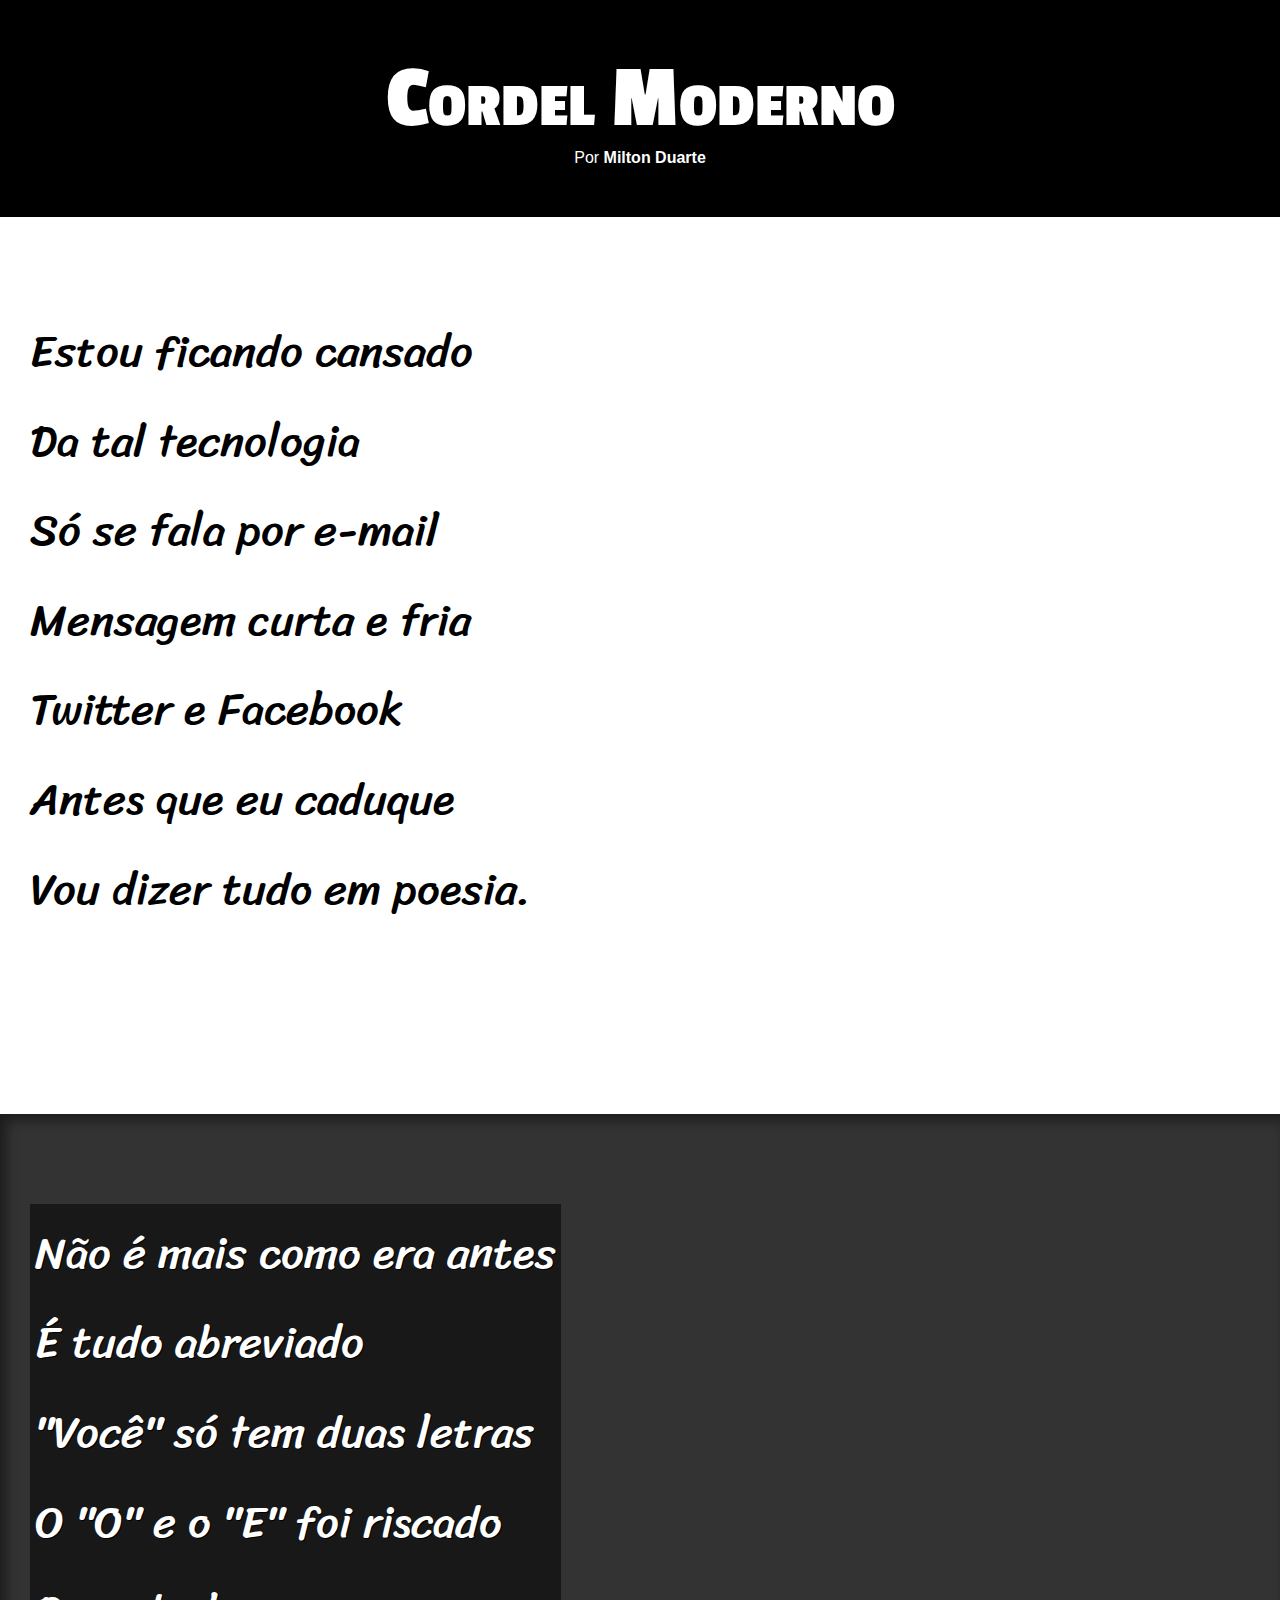
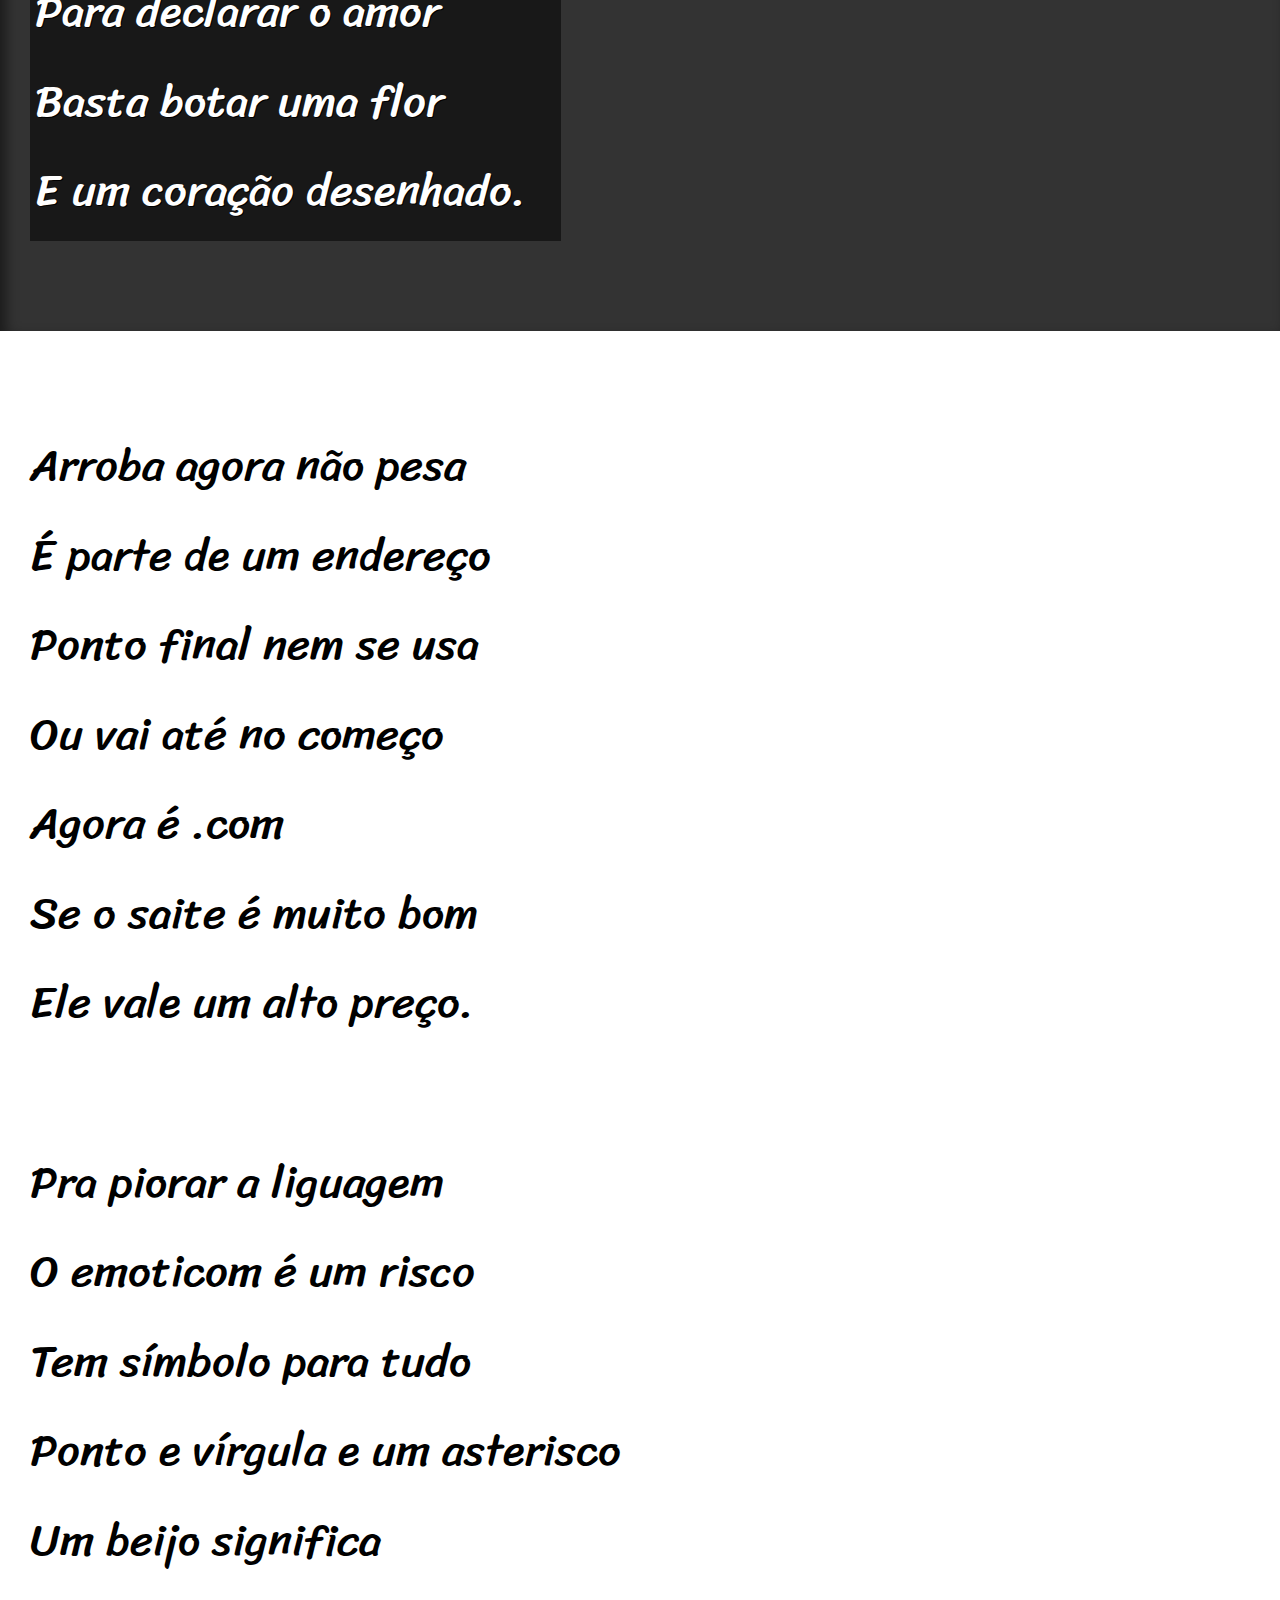
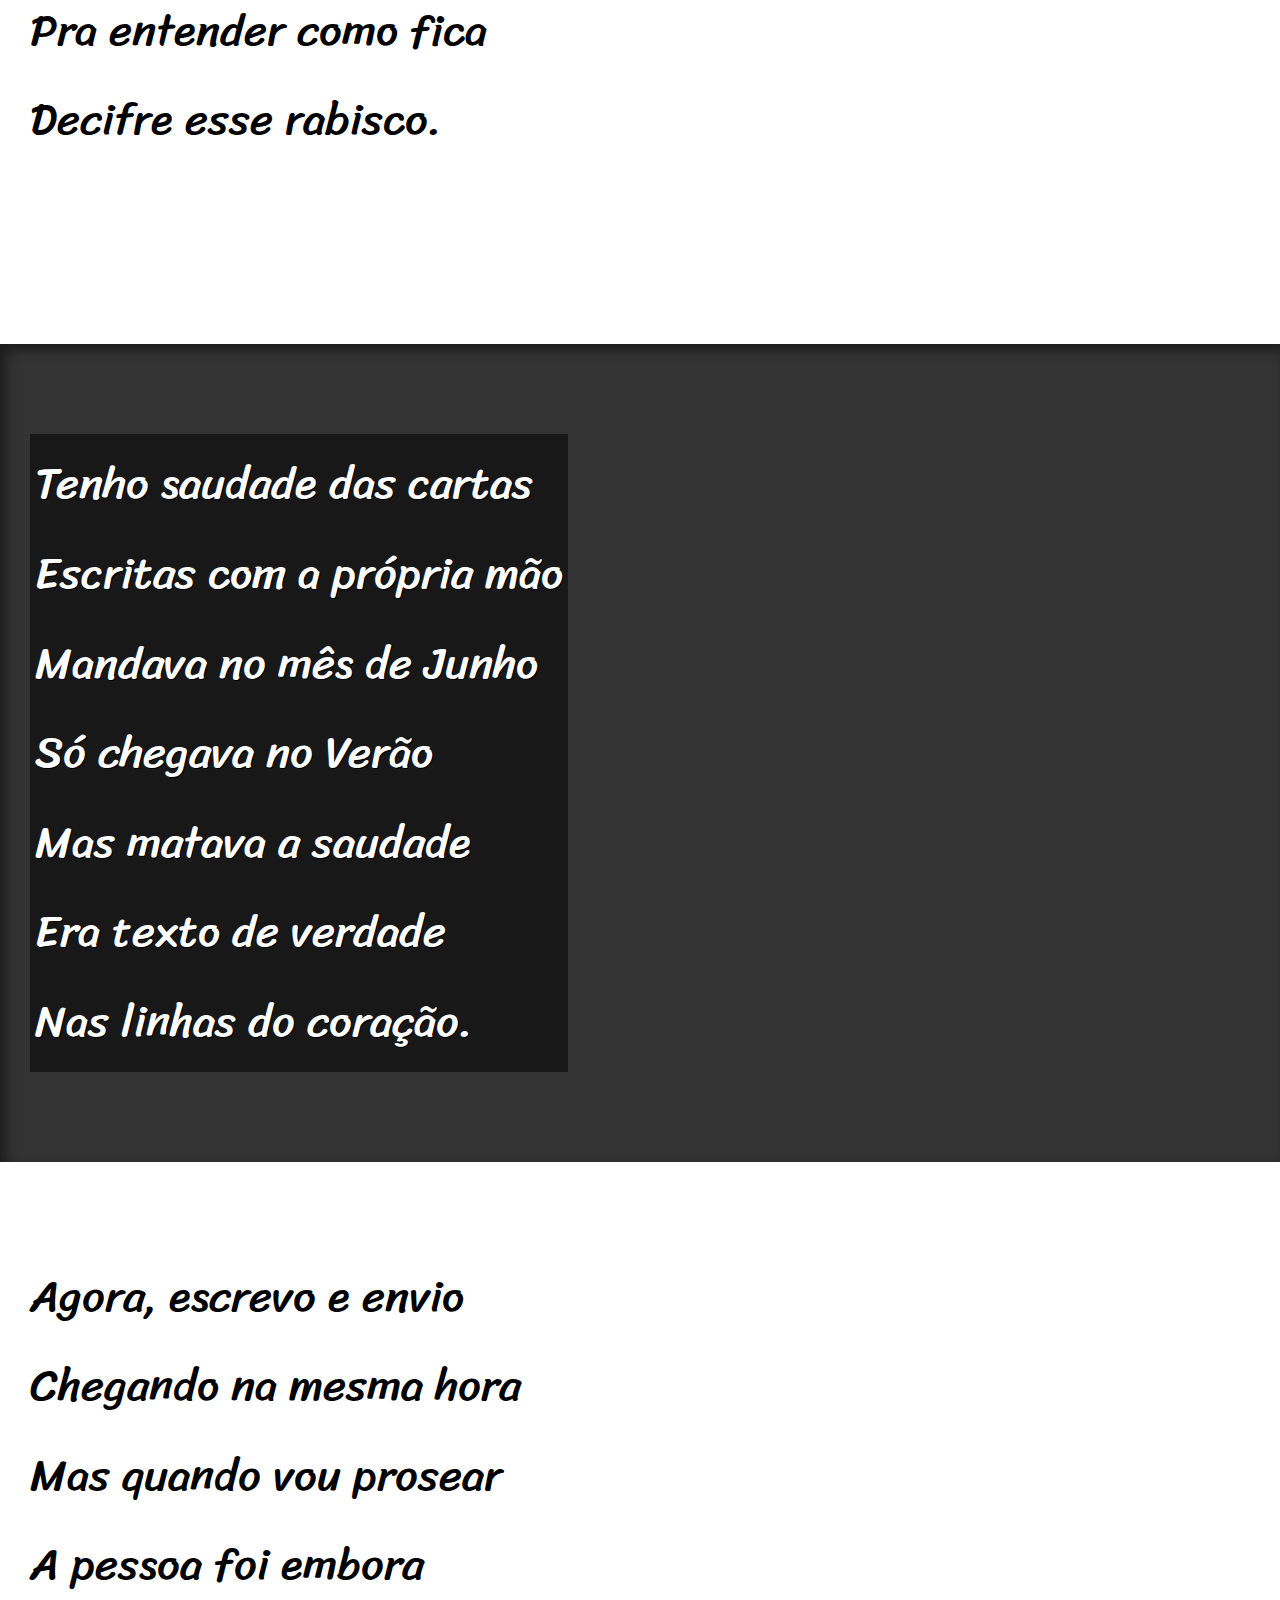
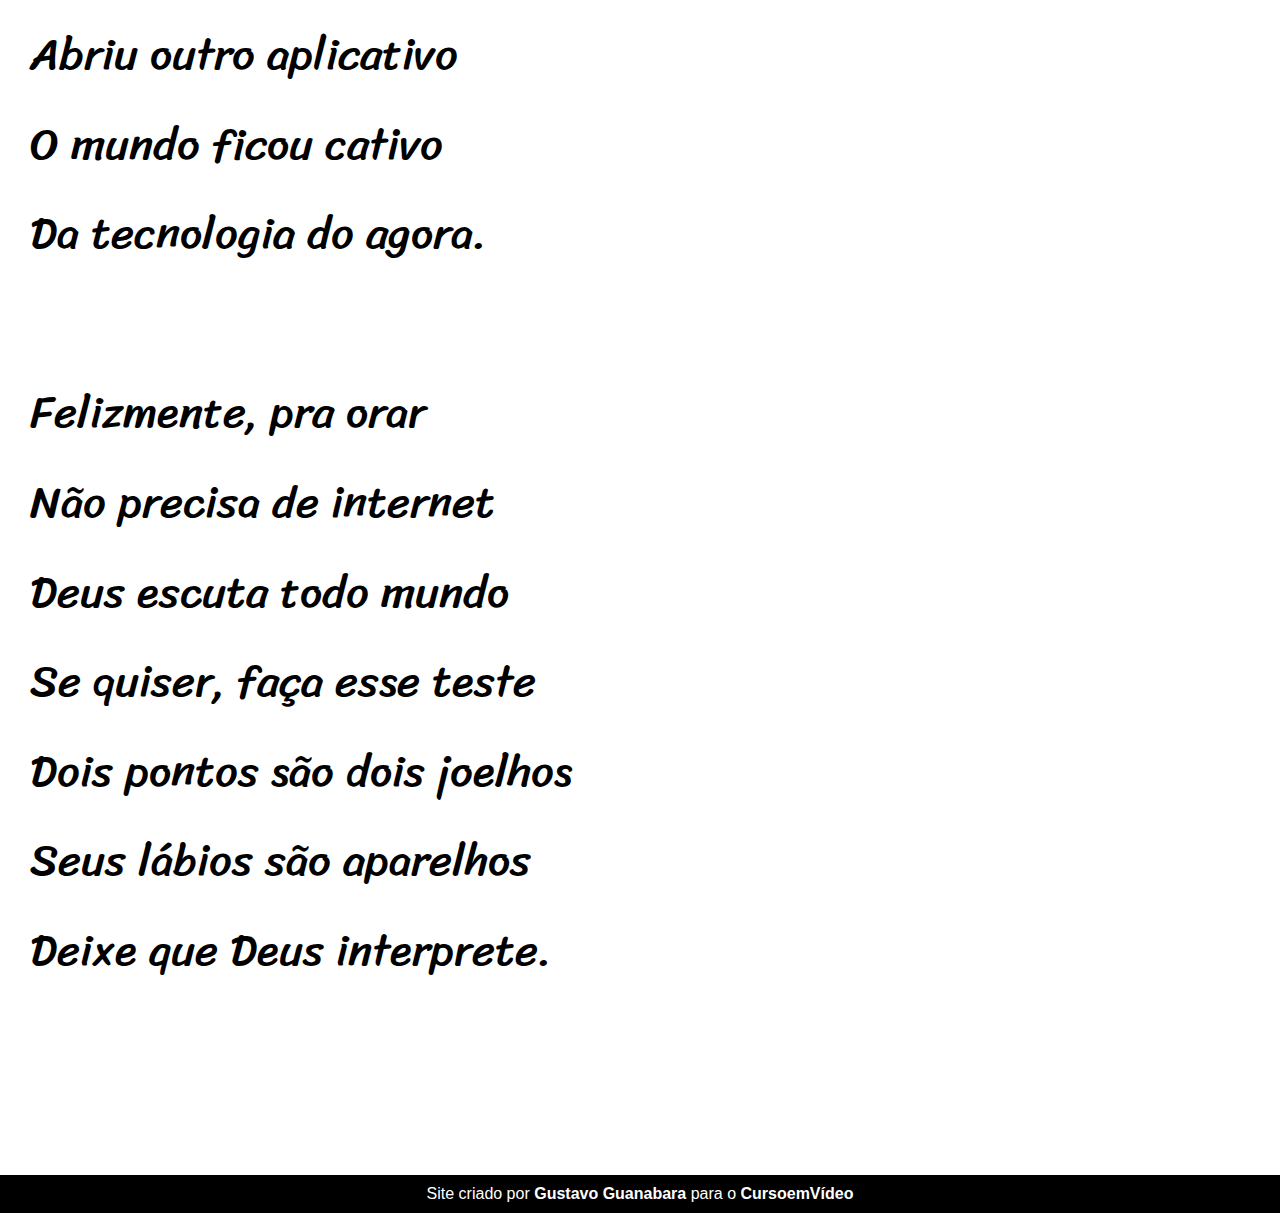
<file: desafio-cordel/index.html>
<!DOCTYPE html>
<html lang="pt-br">
<head>
    <meta charset="UTF-8">
    <meta name="viewport" content="width=device-width, initial-scale=1.0">
    <title>Cordel Moderno</title>
    <link rel="stylesheet" href="estilo/style.css">
</head>

<body>
    <header>
        <h1>Cordel Moderno</h1>
        <p>
            Por <a href="https://www.recantodasletras.com.br/poesias/3186743" target="_blank">Milton Duarte</a>
        </p>
    </header>
    
    <section class="normal">
        <p>
            Estou ficando cansado <br>
            Da tal tecnologia <br>
            Só se fala por e-mail <br>
            Mensagem curta e fria <br>
            Twitter e Facebook <br>
            Antes que eu caduque <br>
            Vou dizer tudo em poesia.
        </p>
    </section>
    
    <section class="imagem" id="img01">
        <p>
            Não é mais como era antes <br>
            É tudo abreviado <br>
            "Você" só tem duas letras <br>
            O "O" e o "E" foi riscado <br>
            Para declarar o amor <br>
            Basta botar uma flor <br>
            E um coração desenhado.
        </p>
    </section>
    
    <section class="normal">
        <p>
            Arroba agora não pesa <br>
            É parte de um endereço <br>
            Ponto final nem se usa <br>
            Ou vai até no começo <br>
            Agora é .com <br>
            Se o saite é muito bom <br>
            Ele vale um alto preço. <br>
        </p>
        
        <p>
            Pra piorar a liguagem <br>
            O emoticom é um risco <br>
            Tem símbolo para tudo <br>
            Ponto e vírgula e um asterisco <br>
            Um beijo significa <br>
            Pra entender como fica <br>
            Decifre esse rabisco.
        </p>
    </section>
    
    <section class="imagem" id="img02">
        <p>
            Tenho saudade das cartas <br>
            Escritas com a própria mão <br>
            Mandava no mês de Junho <br>
            Só chegava no Verão <br>
            Mas matava a saudade <br>
            Era texto de verdade <br>
            Nas linhas do coração.
        </p>
    </section>
    
    <section class="normal">
        <p>
            Agora, escrevo e envio <br>
            Chegando na mesma hora <br>
            Mas quando vou prosear <br>
            A pessoa foi embora <br>
            Abriu outro aplicativo <br>
            O mundo ficou cativo <br>
            Da tecnologia do agora. <br>
        </p>
        
        <p>
            Felizmente, pra orar <br>
            Não precisa de internet <br>
            Deus escuta todo mundo <br>
            Se quiser, faça esse teste <br>
            Dois pontos são dois joelhos <br>
            Seus lábios são aparelhos <br>
            Deixe que Deus interprete.
        </p>
    </section>

    <footer>
        <p>Site criado por <a href="https://gustavoguanabara.github.io" target="_blank">Gustavo Guanabara</a> para o <a href="https://www.cursoemvideo.com" target="_blank">CursoemVídeo</a></p>
    </footer>
</body>
</html>
</file>
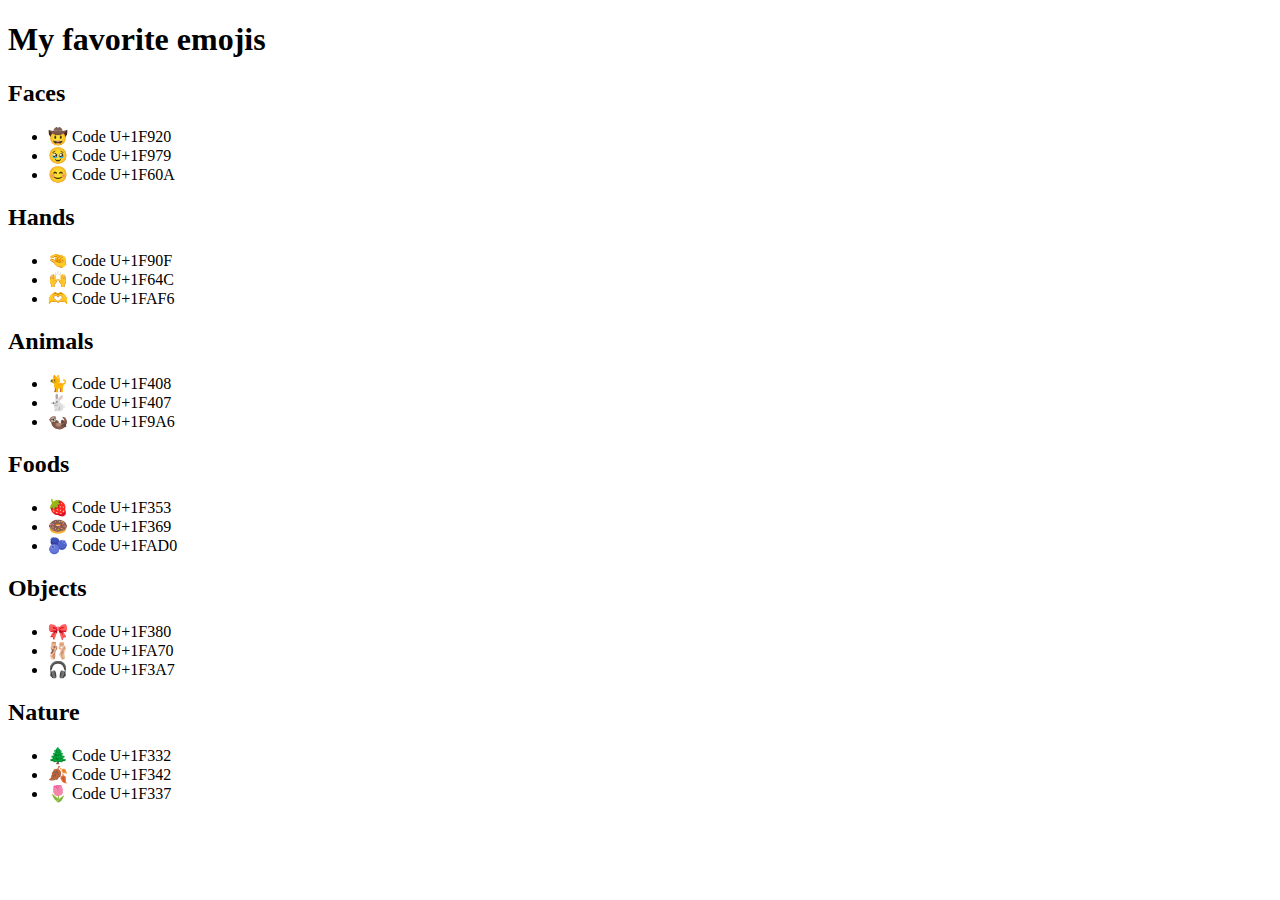
<file: desafio-emoji/index.html>
<!DOCTYPE html>
<html lang="en">
<head>
    <meta charset="UTF-8">
    <meta name="viewport" content="width=device-width, initial-scale=1.0">
    <title>Emoji Challenge</title>
    <link rel="icon" href="favicon.ico">
</head>

<body>
    <h1>My favorite emojis</h1>

    <h2>Faces</h2>
    <ul type="disc">
        <li>&#x1F920 Code U+1F920</li>
        <li>&#x1F979 Code U+1F979</li>
        <li>&#x1F60A Code U+1F60A</li>
    </ul>

    <h2>Hands</h2>
    <ul type="disc">
        <li>&#x1F90F Code U+1F90F</li>
        <li>&#x1F64C Code U+1F64C</li>
        <li>&#x1FAF6 Code U+1FAF6</li>
    </ul>

    <h2>Animals</h2>
    <ul type="disc">
        <li>&#x1F408 Code U+1F408</li>
        <li>&#x1F407 Code U+1F407</li>
        <li>&#x1F9A6 Code U+1F9A6</li>
    </ul>

    <h2>Foods</h2>
    <ul type="disc">
        <li>&#x1F353 Code U+1F353</li>
        <li>&#x1F369 Code U+1F369</li>
        <li>&#x1FAD0 Code U+1FAD0</li>
    </ul>

    <h2>Objects</h2>
    <ul type="disc">
        <li>&#x1F380 Code U+1F380</li>
        <li>&#x1FA70 Code U+1FA70</li>
        <li>&#x1F3A7 Code U+1F3A7</li>
    </ul>

    <h2>Nature</h2>
    <ul type="disc">
        <li>&#x1F332 Code U+1F332</li>
        <li>&#x1F342 Code U+1F342</li>
        <li>&#x1F337 Code U+1F337</li>
    </ul>
</body>
</file>
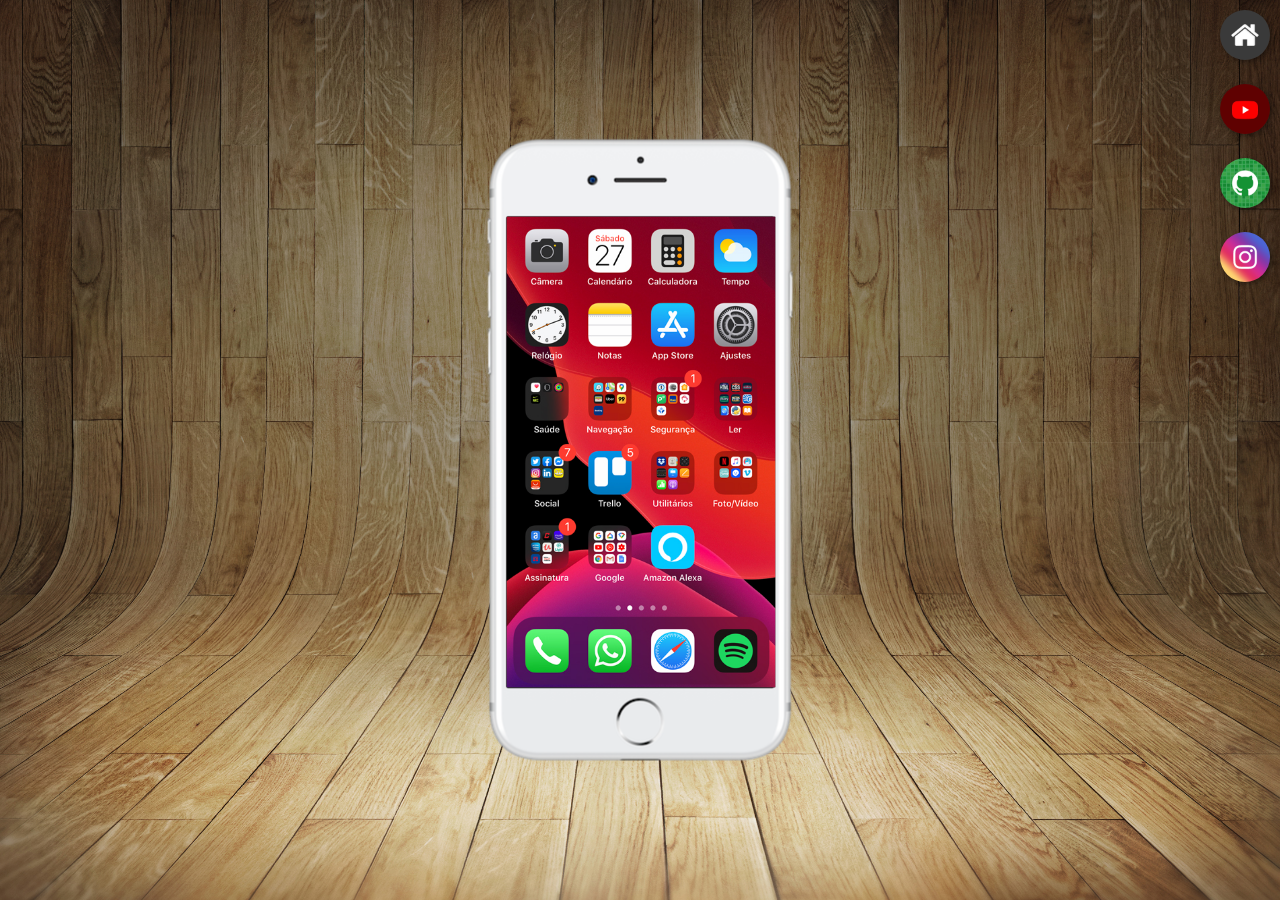
<file: desafio-social/index.html>
<!DOCTYPE html>
<html lang="pt-br">
<head>
    <meta charset="UTF-8">
    <meta name="viewport" content="width=device-width, initial-scale=1.0">
    <link rel="shortcut icon" href="favicon.ico" type="image/x-icon">
    <link rel="stylesheet" href="estilos/style.css">
    <title>Projetos Redes Sociais</title>  
</head>
<body>
    <main>
        <section id="telefone">
            <iframe src="home.html" name="tela" id="tela" frameborder="0">
                Seu navegador não é compatível com isso.
            </iframe>
        </section>
        <section id="redes-sociais">
            <a href="home.html" target="tela"> <img src="imagens/logo-home.jpg" alt="home"></a><br>
            <a href="youtube.html" target="tela"><img src="imagens/logo-youtube.jpg" alt="YouTube"></a><br>
            <a href="github.html" target="tela"><img src="imagens/logo-github.jpg" alt="GitHub"></a><br>
            <a href="instagram.html" target="tela"><img src="imagens/logo-instagram.jpg" alt="Instagram"></a>
        </section>
    </main>
</body>
</html>
</file>
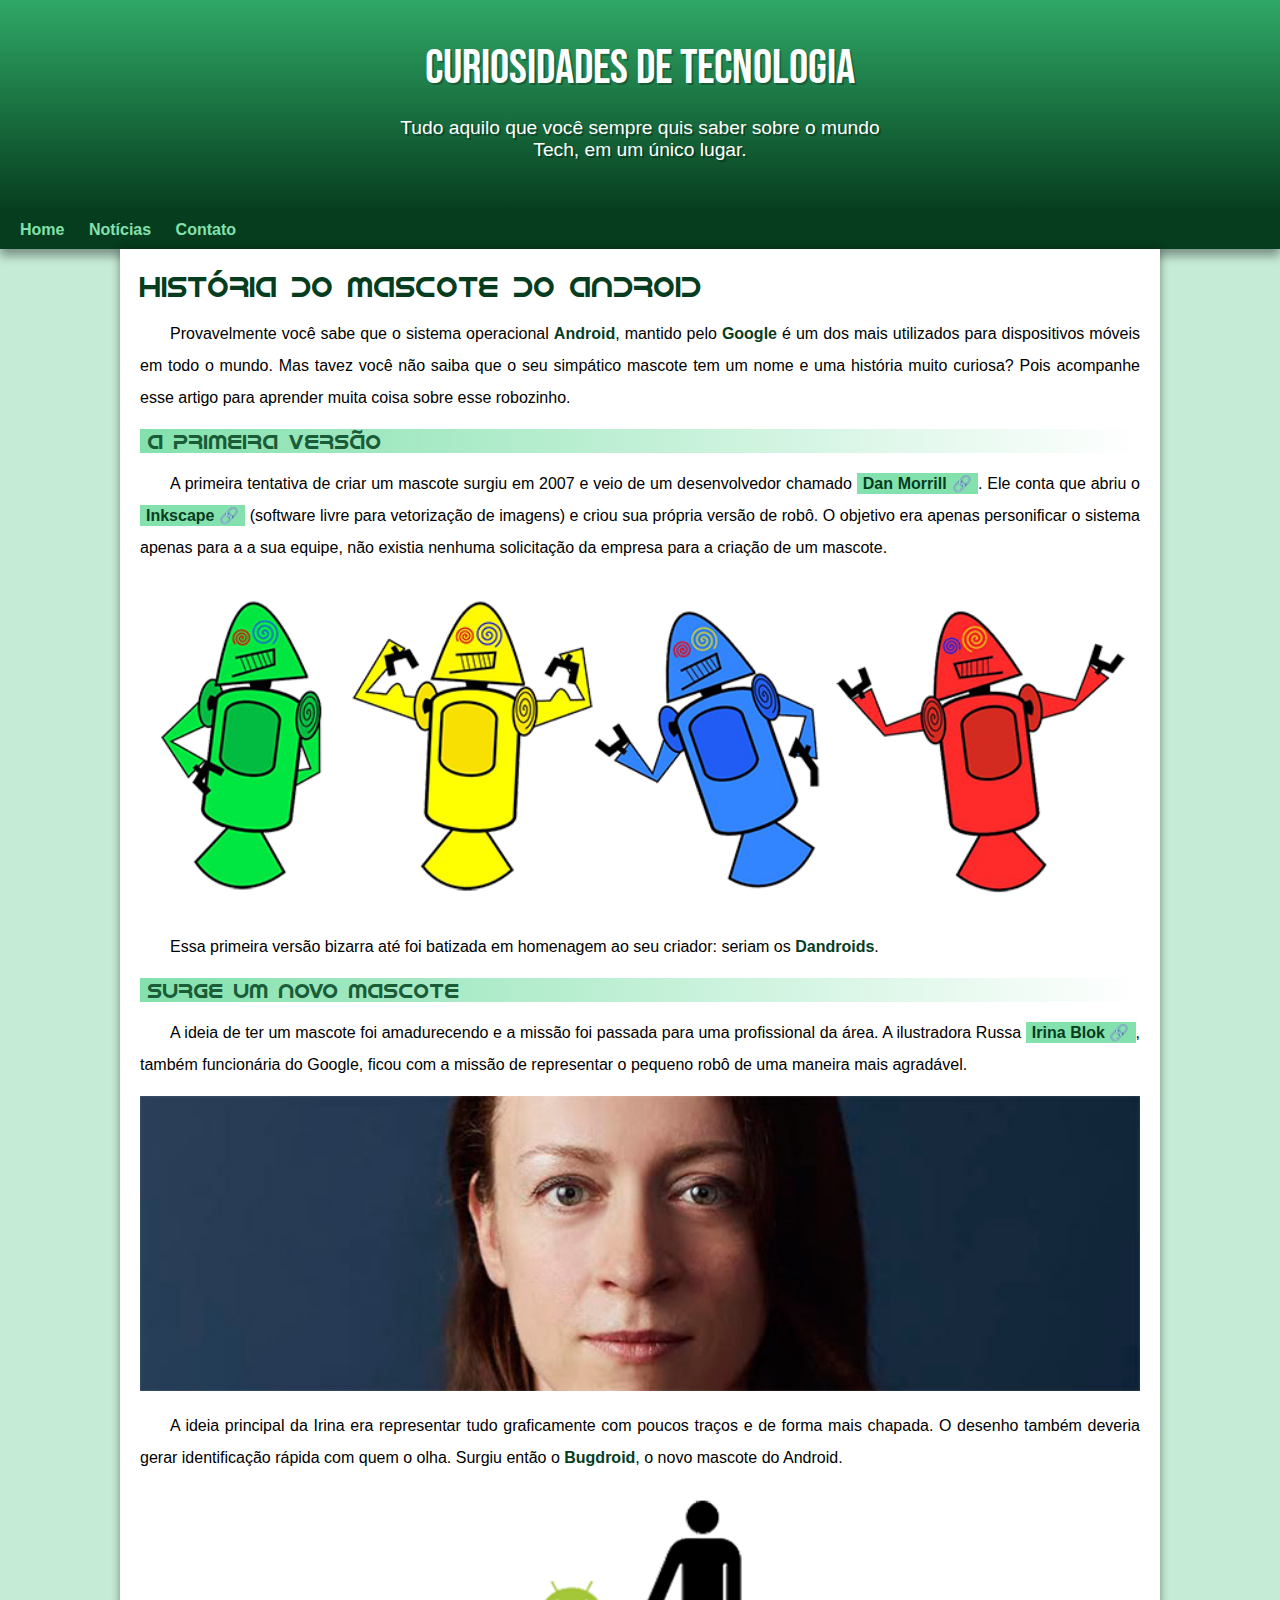
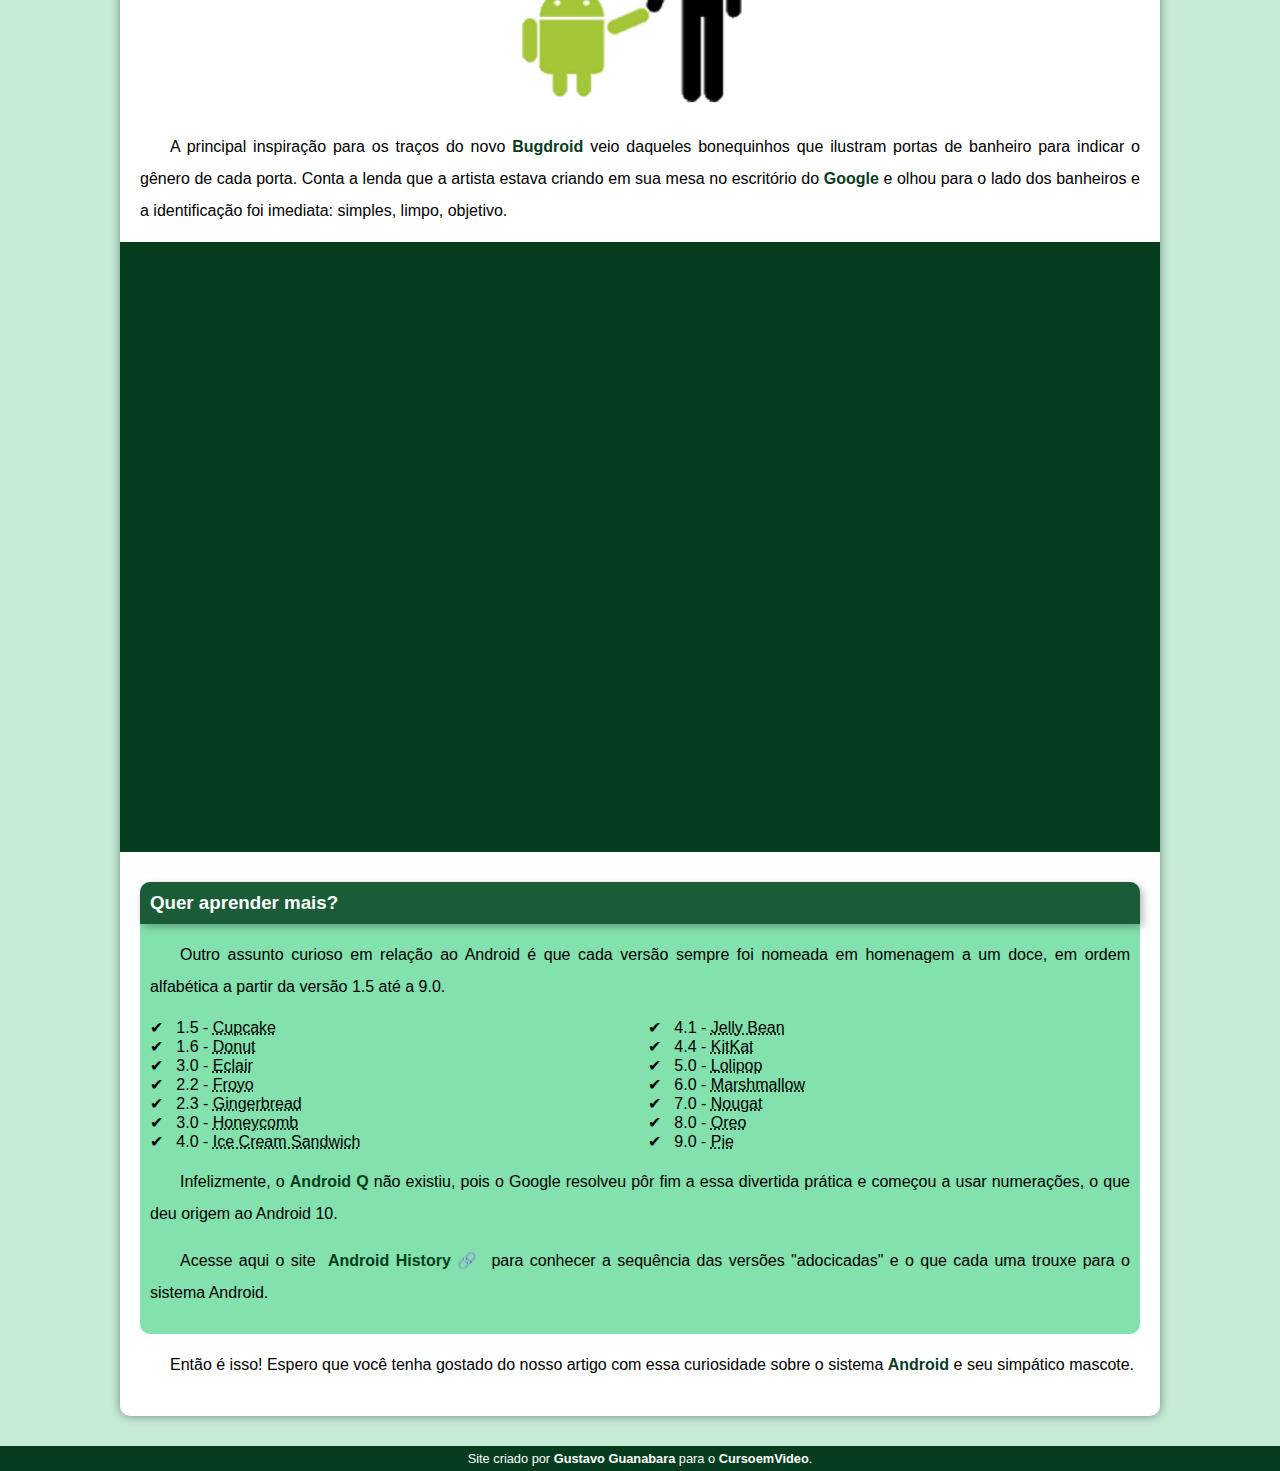
<file: desafio-android/android.html>
<!DOCTYPE html>
<html lang="en">
<head>
    <meta charset="UTF-8">
    <meta name="viewport" content="width=device-width, initial-scale=1.0">
    <title>Como surgiu o mascote do Android?</title>
    <link rel="shortcut icon" href="imagens/favicon.ico" type="image/x-icon">
    <link rel="stylesheet" href="estilo/style.css">
</head>

<body>
    <header>
        <h1>Curiosidades de Tecnologia</h1>
        <p>Tudo aquilo que você sempre quis saber sobre o mundo Tech, em um único lugar.</p>
    </header>

    <nav>
        <a href="#">Home</a>
        <a href="#">Notícias</a>
        <a href="#">Contato</a>
    </nav>

    <main>
        <article>

            <h1>História do Mascote do Android</h1>

            <p>Provavelmente você sabe que o sistema operacional <strong>Android</strong>, mantido pelo <strong>Google</strong> é um dos mais utilizados para dispositivos móveis em todo o mundo. Mas tavez você não saiba que o seu simpático mascote tem um nome e uma história muito curiosa? Pois acompanhe esse artigo para aprender muita coisa sobre esse robozinho.</p>

            <h2>A primeira versão</h2>

            <p>A primeira tentativa de criar um mascote surgiu em 2007 e veio de um desenvolvedor chamado <a href="https://androidcommunity.com/dan-morrill-shows-us-the-android-mascot-that-almost-was-20130103/" target="_blank" class="externo">Dan Morrill</a>. Ele conta que abriu o <a href="https://inkscape.org/pt-br/" target="_blank" class="externo">Inkscape</a> (software livre para vetorização de imagens) e criou sua própria versão de robô. O objetivo era apenas personificar o sistema apenas para a a sua equipe, não existia nenhuma solicitação da empresa para a criação de um mascote.</p>

            <picture>
                <source media="(max-width: 670px)" srcset="imagens/dan-droids-pq.png">
                <img src="imagens/dan-droids.png" alt="Primeiro Mascote do Android">
            </picture>

            <p>Essa primeira versão bizarra até foi batizada em homenagem ao seu criador: seriam os <strong>Dandroids</strong>.</p>

            <h2>Surge um novo mascote</h2>

            <p>A ideia de ter um mascote foi amadurecendo e a missão foi passada para uma profissional da área. A ilustradora Russa <a href="https://www.irinablok.com/" target="_blank" class="externo">Irina Blok</a>, também funcionária do Google, ficou com a missão de representar o pequeno robô de uma maneira mais agradável.</p>

            <picture>
                <source media="(max-width: 670px)" srcset="imagens/irina-blok-pq.jpg">
                <img src="imagens/irina-blok.jpg" alt="Irina Blok, criadora do Bugdroid">
            </picture>

            <p>A ideia principal da Irina era representar tudo graficamente com poucos traços e de forma mais chapada. O desenho também deveria gerar identificação rápida com quem o olha. Surgiu então o <strong>Bugdroid</strong>, o novo mascote do Android.</p>

            <img  class="pequena" src="imagens/bugdroid.png" alt="Burdroid">

            <p>A principal inspiração para os traços do novo <strong>Bugdroid</strong> veio daqueles bonequinhos que ilustram portas de banheiro para indicar o gênero de cada porta. Conta a lenda que a artista estava criando em sua mesa no escritório do <strong>Google</strong> e olhou para o lado dos banheiros e a identificação foi imediata: simples, limpo, objetivo.</p>

            <div class="video">
                <iframe width="560" height="315" src="https://www.youtube.com/embed/l2UDgpLz20M?si=x79d8V4KlgTP9q9j" title="YouTube video player" frameborder="0" allow="accelerometer; autoplay; clipboard-write; encrypted-media; gyroscope; picture-in-picture; web-share" referrerpolicy="strict-origin-when-cross-origin" allowfullscreen></iframe>
            </div>
            
            <aside>
                
                <h3>Quer aprender mais?</h3>

                <p>Outro assunto curioso em relação ao Android é que cada versão sempre foi nomeada em homenagem a um doce, em ordem alfabética a partir da versão 1.5 até a 9.0.</p>

                <ul>
                    <li>
                        1.5 - <abbr title="Bolo de copo">Cupcake</abbr>
                    </li>
                    <li>
                        1.6 - <abbr title="Rosquinha">Donut</abbr>
                    </li>
                    <li>
                        3.0 - <abbr title="Bomba">Eclair</abbr>
                    </li>
                    <li>
                        2.2 - <abbr title="Iogurte Congelado">Froyo</abbr>
                    </li>
                    <li>
                        2.3 - <abbr title="Biscoito de Gengibre">Gingerbread</abbr>
                    </li>
                    <li>
                        3.0 - <abbr title="Favo de Mel">Honeycomb</abbr>
                    </li>
                    <li>
                        4.0 - <abbr title="Sanduíche de Sorvete">Ice Cream Sandwich</abbr>
                    </li>
                    <li>
                        4.1 - <abbr title="Jujuba">Jelly Bean</abbr>
                    </li>
                    <li>
                        4.4 - <abbr title="KitKat">KitKat</abbr>
                    </li>
                    <li>
                        5.0 - <abbr title="Pirulito">Lolipop</abbr>
                    </li>
                    <li>
                        6.0 - <abbr title="Marshmallow">Marshmallow</abbr>
                    </li>
                    <li>
                        7.0 - <abbr title="Torrone">Nougat</abbr>
                    </li>
                    <li>
                        8.0 - <abbr title="Oreo">Oreo</abbr>
                    </li>
                    <li>
                        9.0 - <abbr title="Torta">Pie</abbr>
                    </li>
                </ul>

                <p>Infelizmente, o <strong>Android Q</strong> não existiu, pois o Google resolveu pôr fim a essa divertida prática e começou a usar numerações, o que deu origem ao Android 10.</p>

                <p>Acesse aqui o site <a href="https://www.android.com/intl/en_uk/history/" target="_blank" class="externo">Android History</a> para conhecer a sequência das versões "adocicadas" e o que cada uma trouxe para o sistema Android.</p>
                
            </aside>

            <p>Então é isso! Espero que você tenha gostado do nosso artigo com essa curiosidade sobre o sistema <strong>Android</strong> e seu simpático mascote.</p>
            
        </article>
    </main>

    <footer>
        <p>Site criado por <a href="https://gustavoguanabara.github.io/" target="_blank">Gustavo Guanabara</a> para o <a href="https://www.youtube.com/c/CursoemV%C3%ADdeo" target="_blank">CursoemVideo</a>.</p>
    </footer>
</body>
</html>
</file>
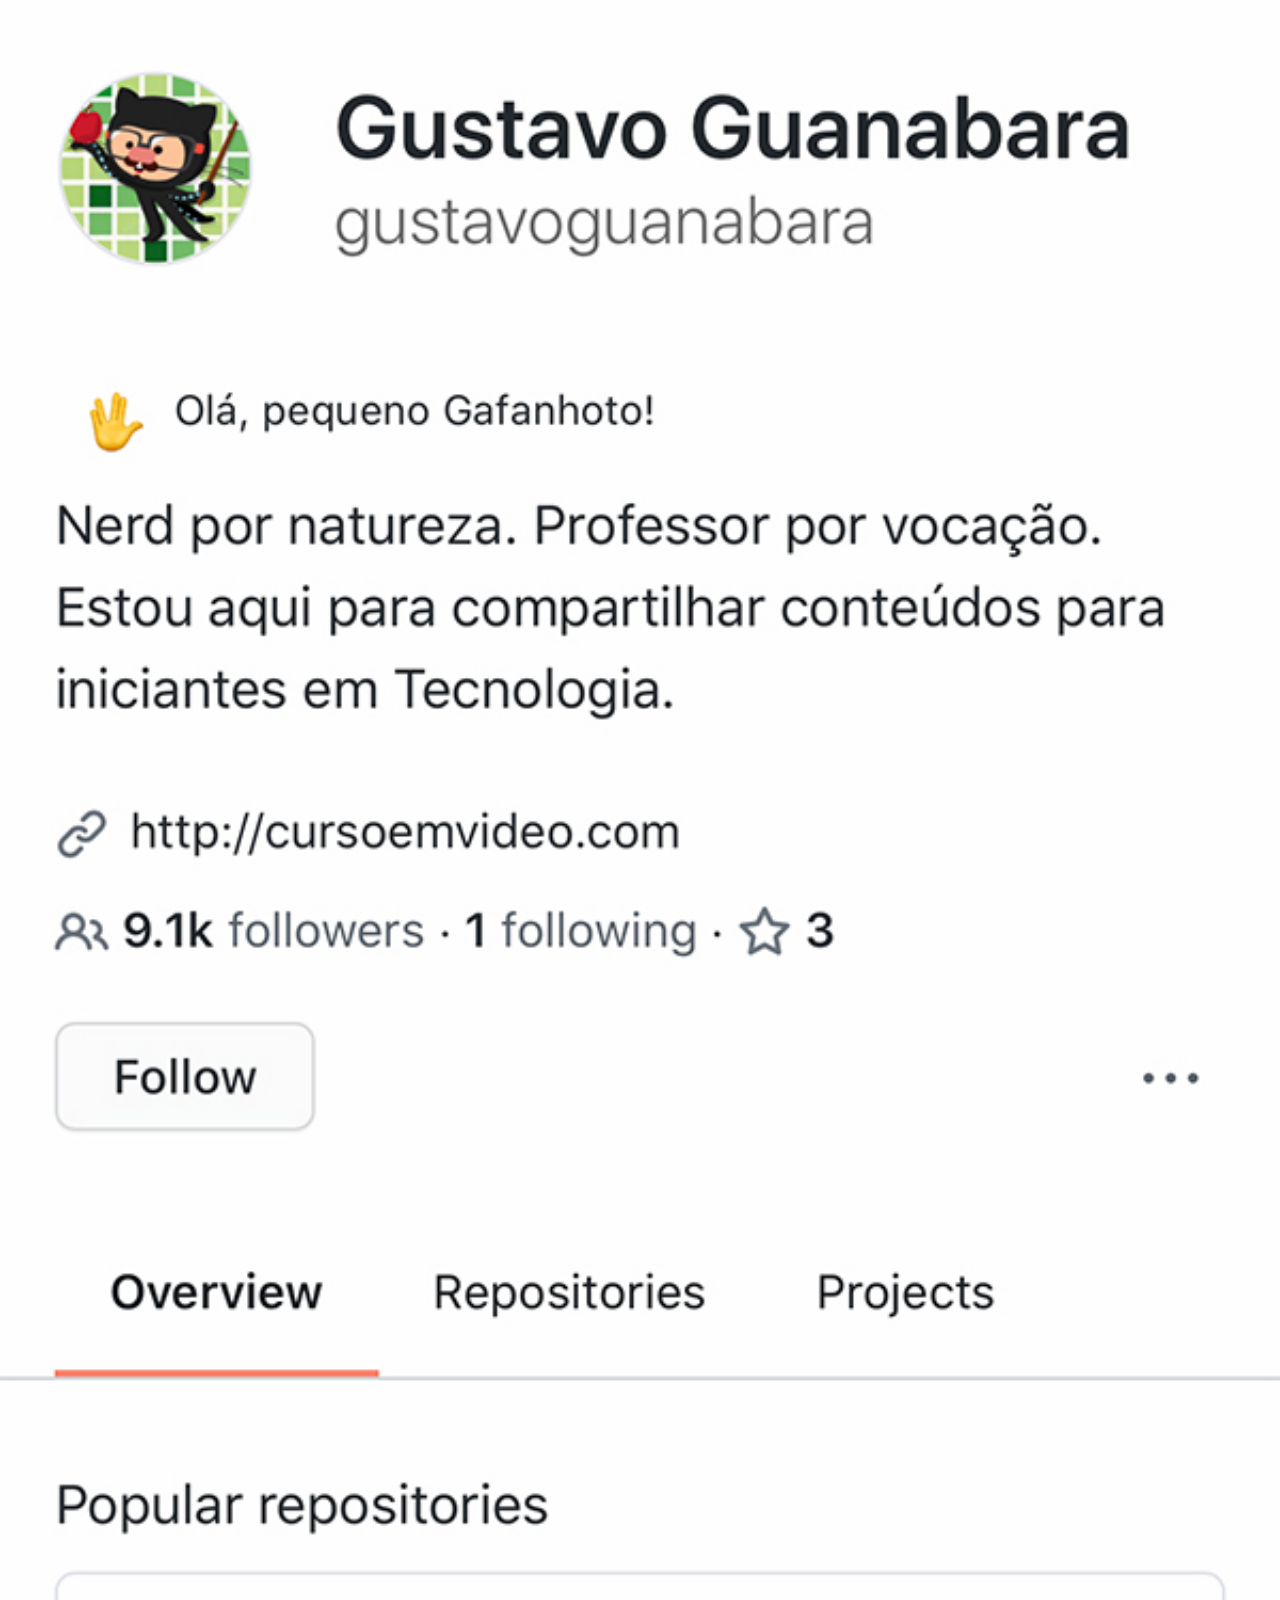
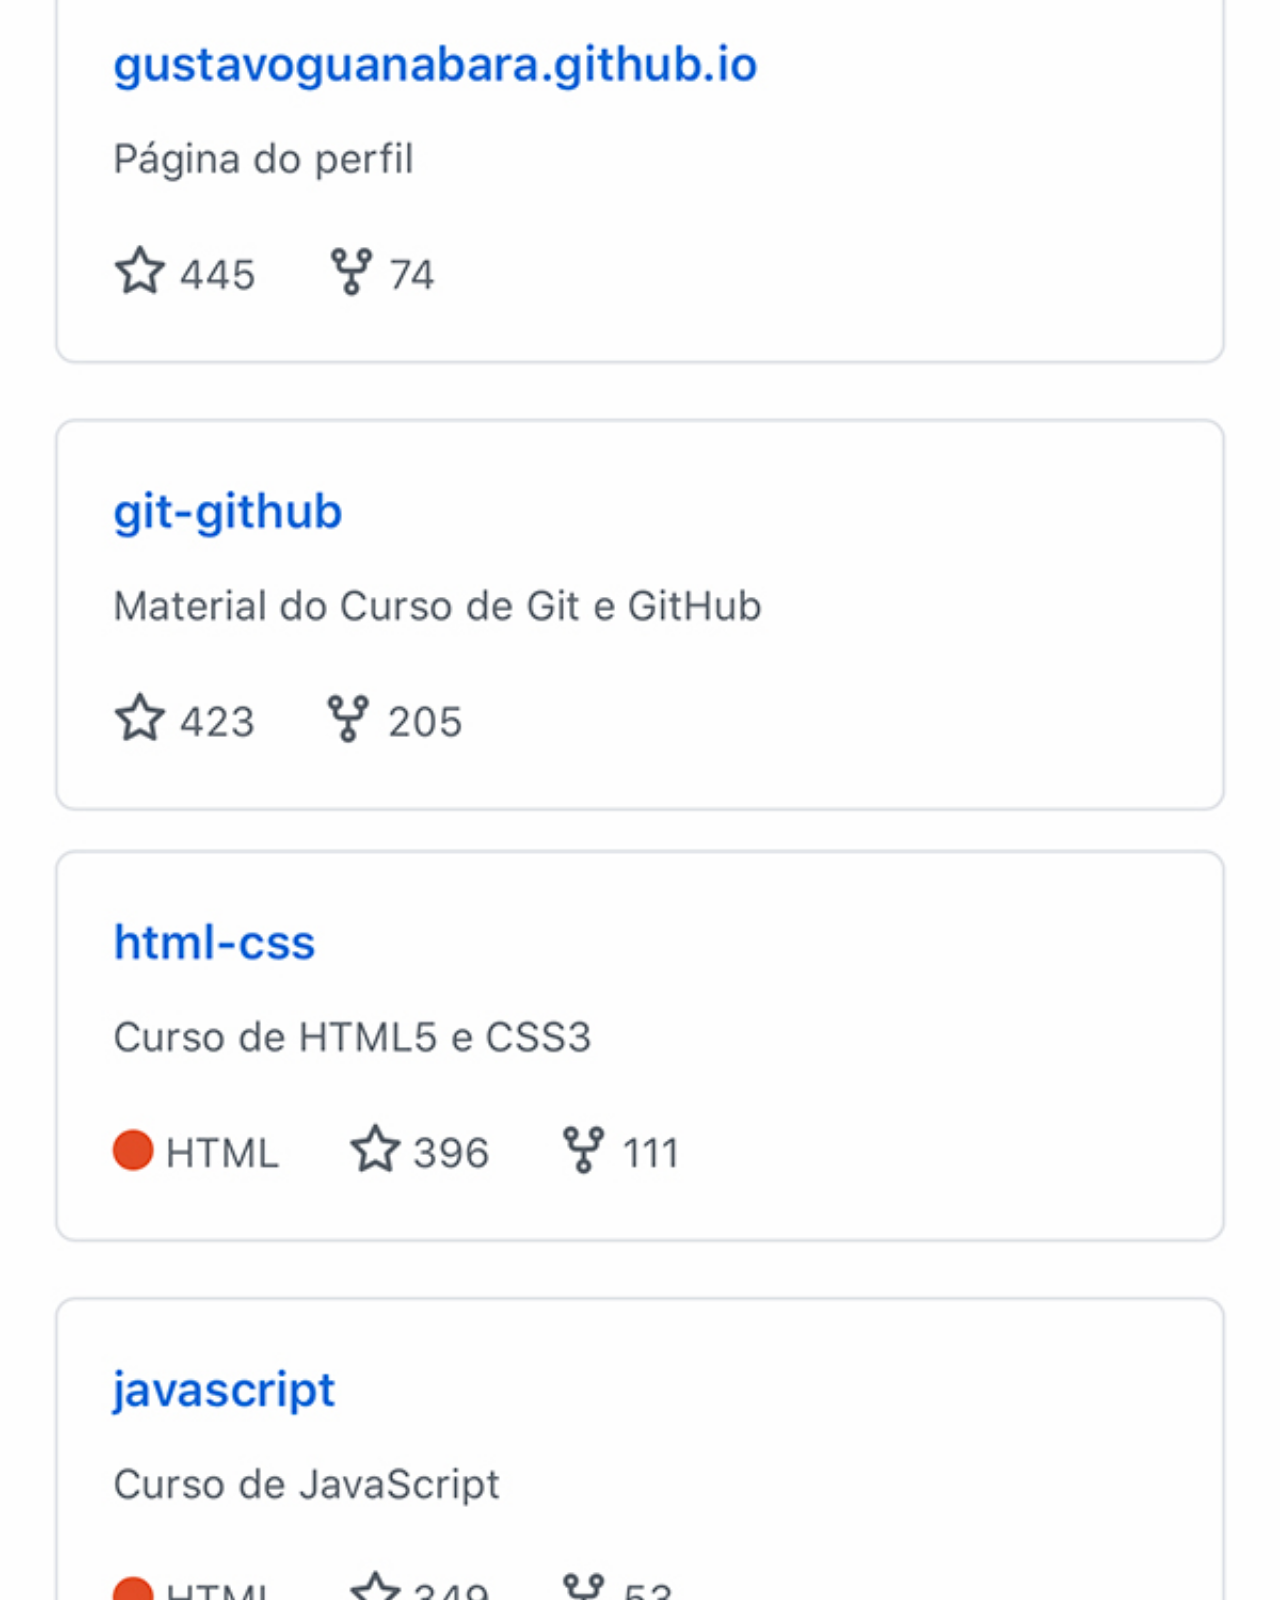
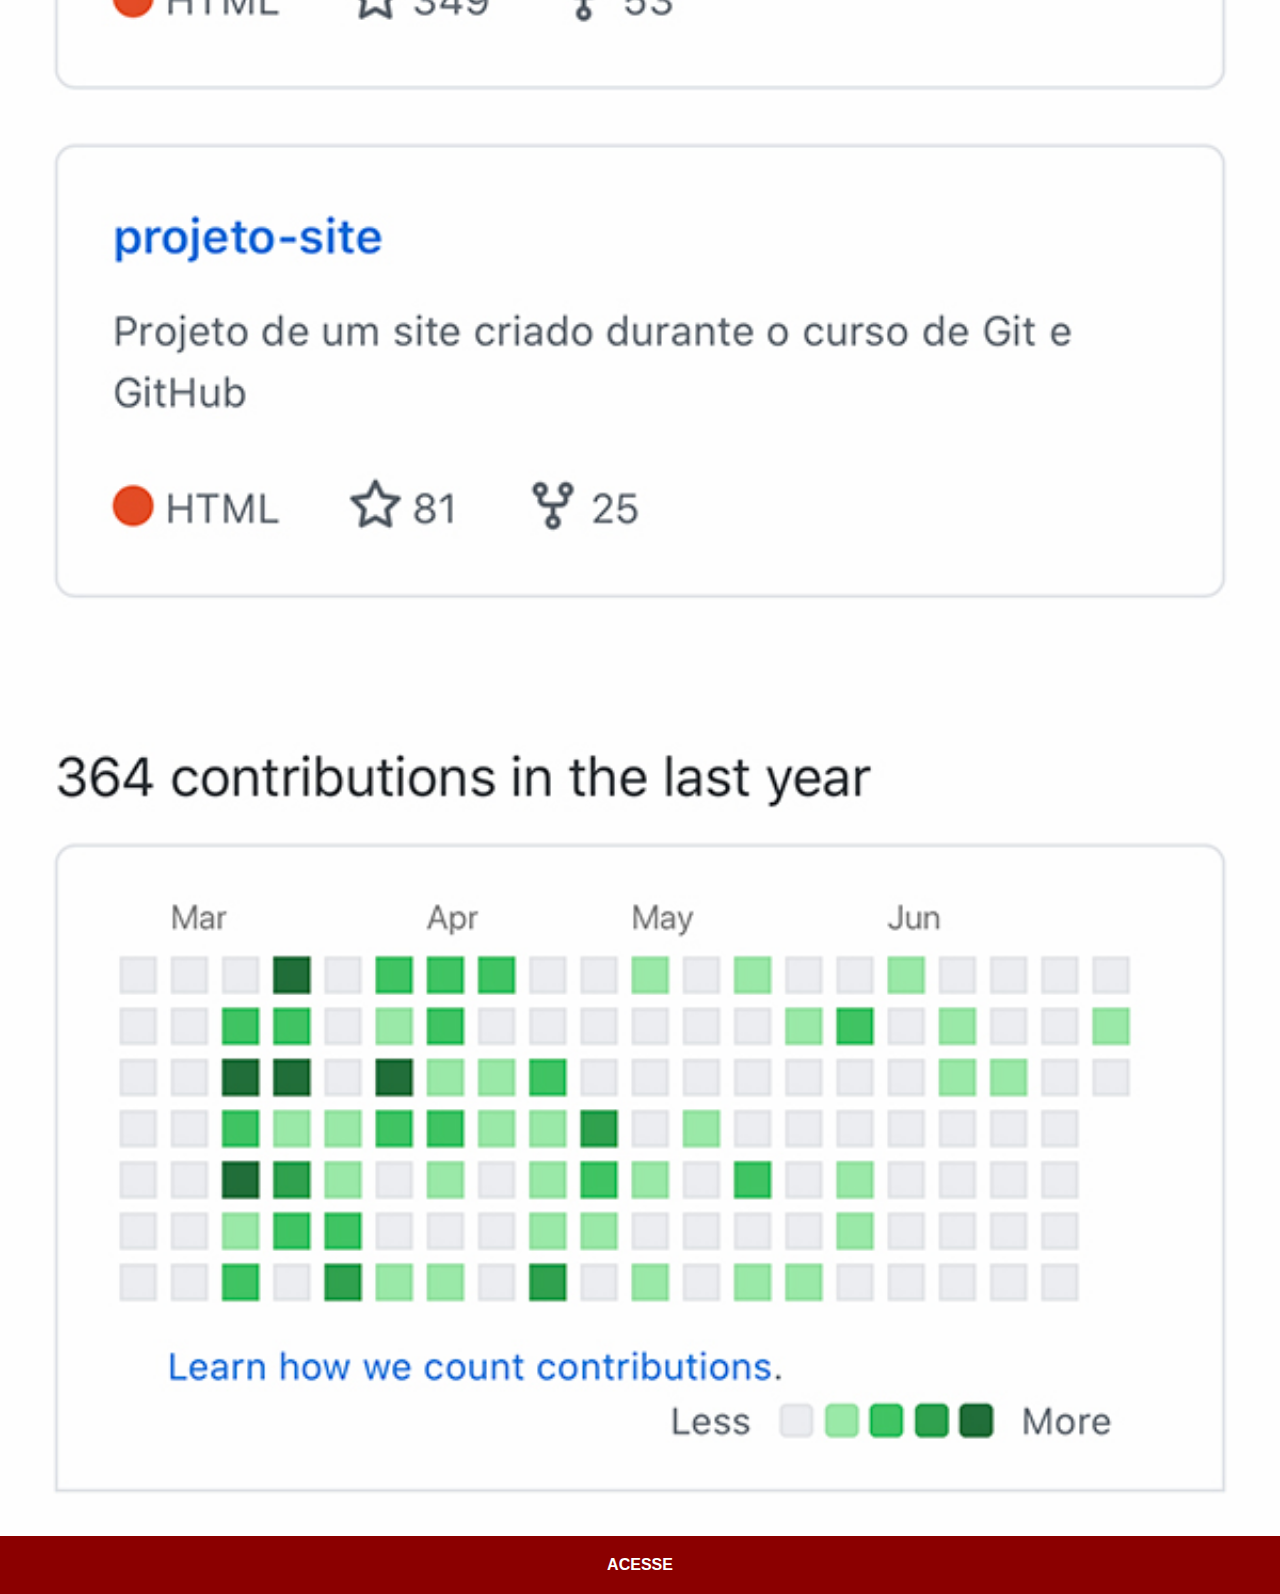
<file: desafio-social/github.html>
<!DOCTYPE html>
<html lang="pt-br">
<head>
    <meta charset="UTF-8">
    <meta name="viewport" content="width=device-width, initial-scale=1.0">
    <title>GitHub</title> 
    <link rel="stylesheet" href="estilos/social.css">
</head>

<body>
    <img src="imagens/tela-github.jpg" alt="GitHub">
    <a href="https://github.com/gustavoguanabara" target="_blank">ACESSE</a>
</body>
</html>
</file>
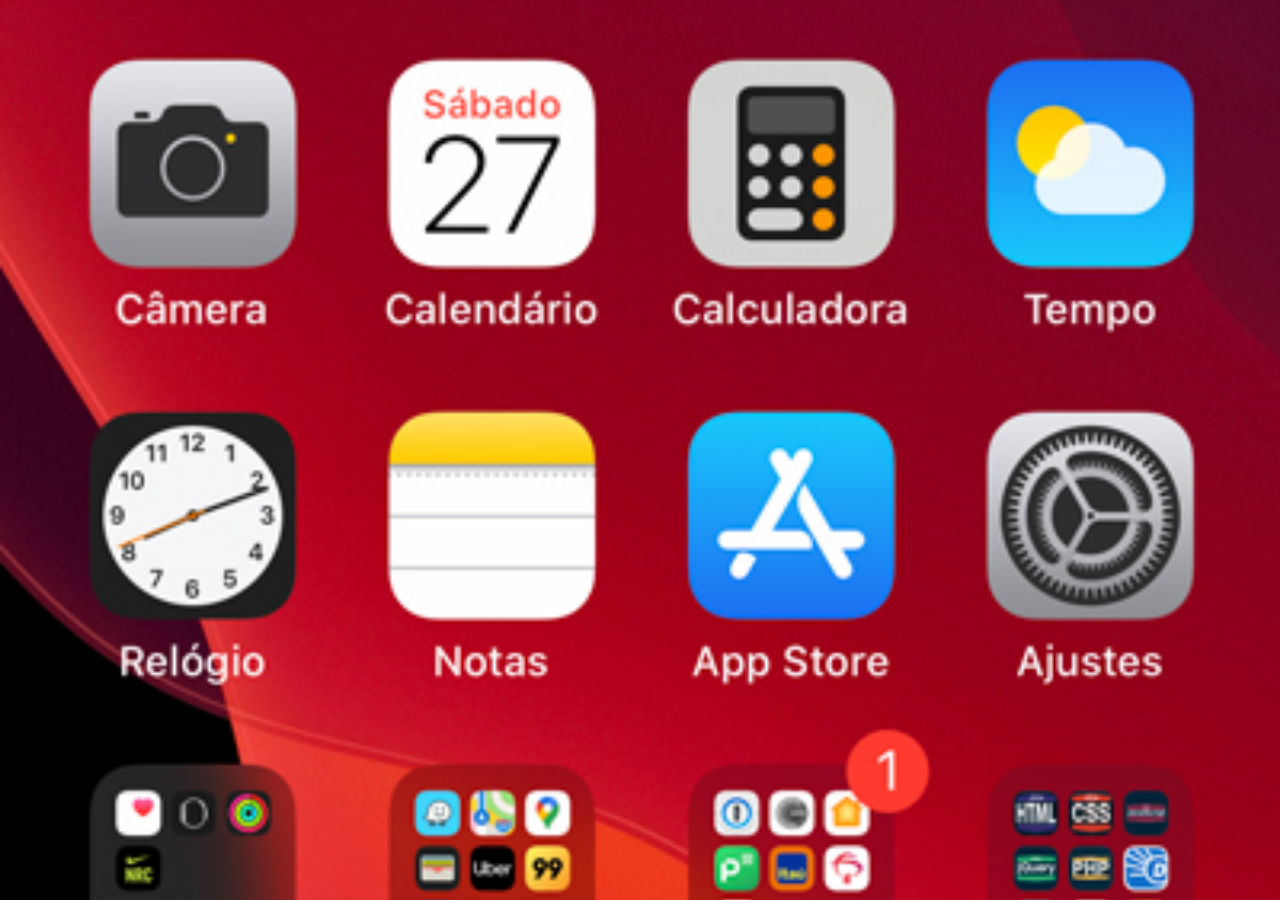
<file: desafio-social/home.html>
<!DOCTYPE html>
<html lang="pt-br">
<head>
    <meta charset="UTF-8">
    <meta name="viewport" content="width=device-width, initial-scale=1.0">
    <title>Home</title> 
    
    <style>
        * {
            margin: 0px;
            padding: 0px;
        }

        body {
            width: 100vw;
            height: 100vh;
            background: black url('imagens/tela-home.jpg') no-repeat top  center;
            background-size: cover;
        }
    </style>
</head>

<body>

</body>
</html>
</file>
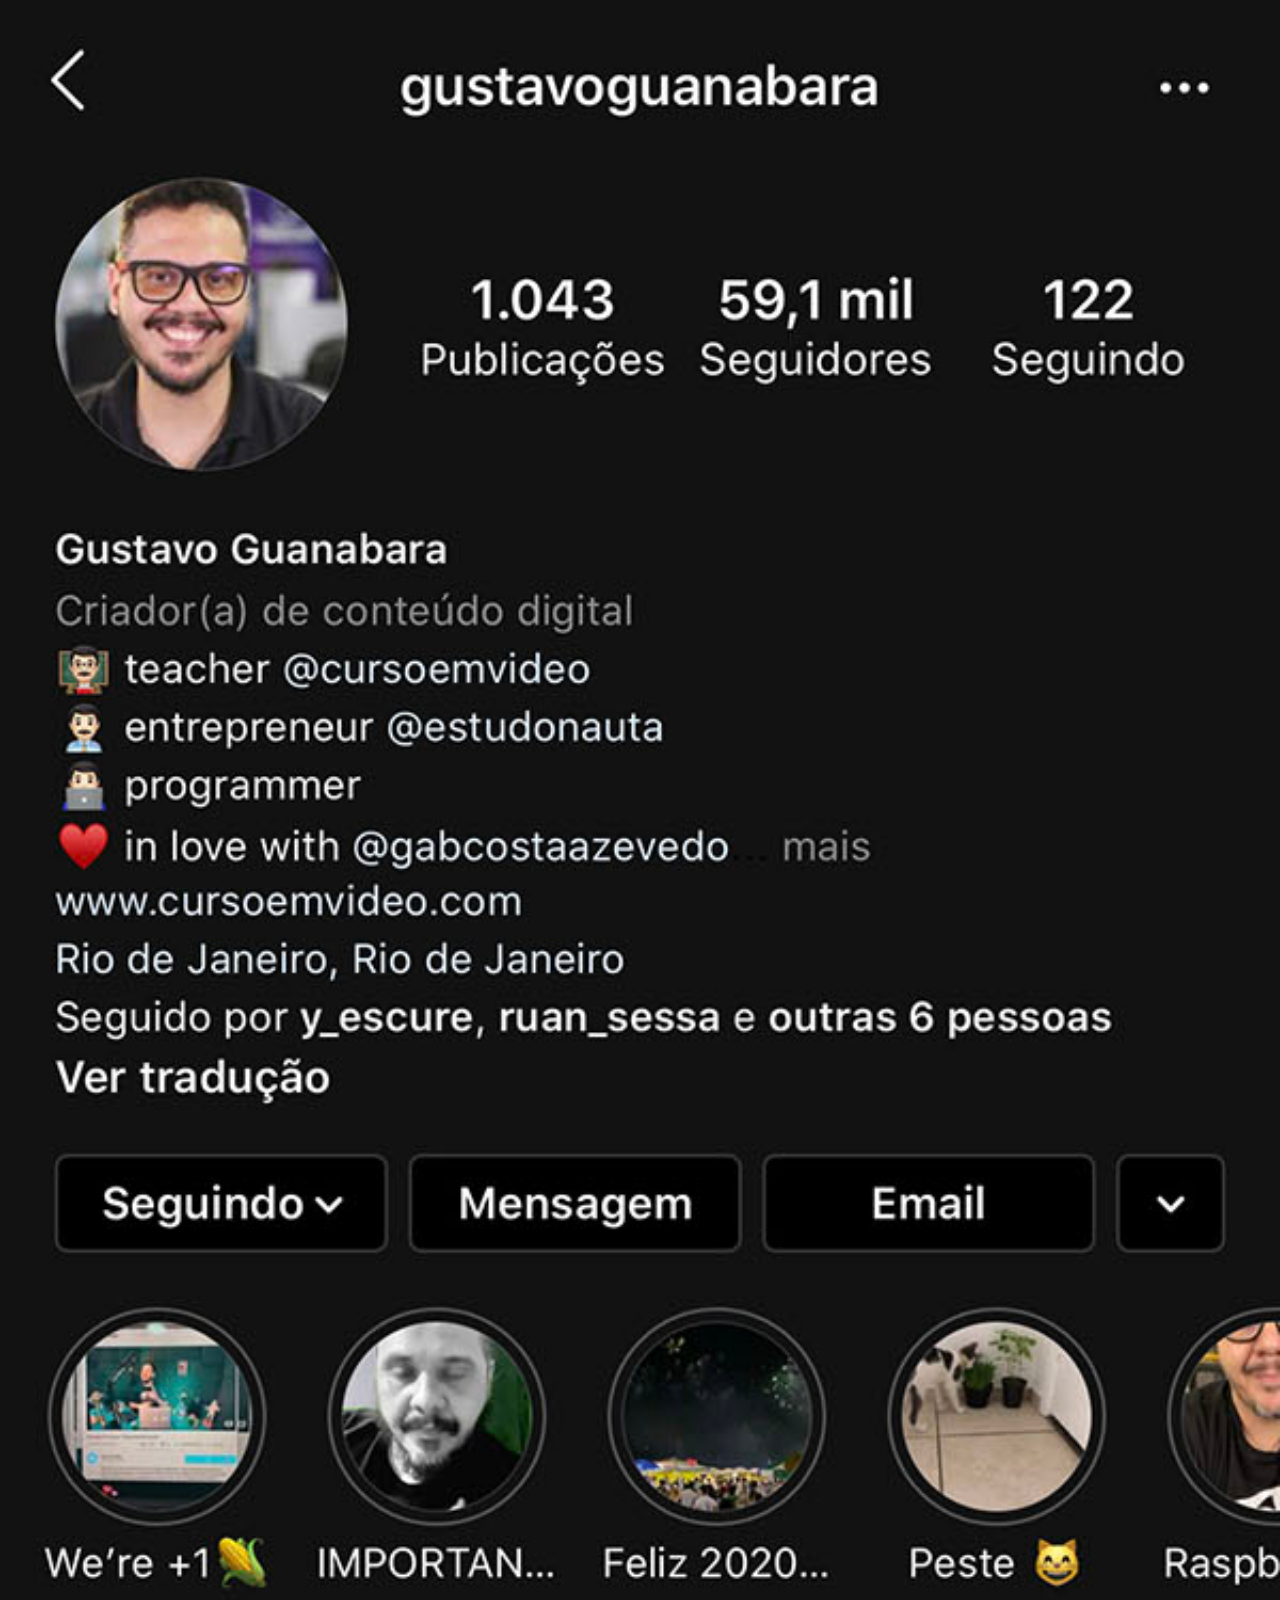
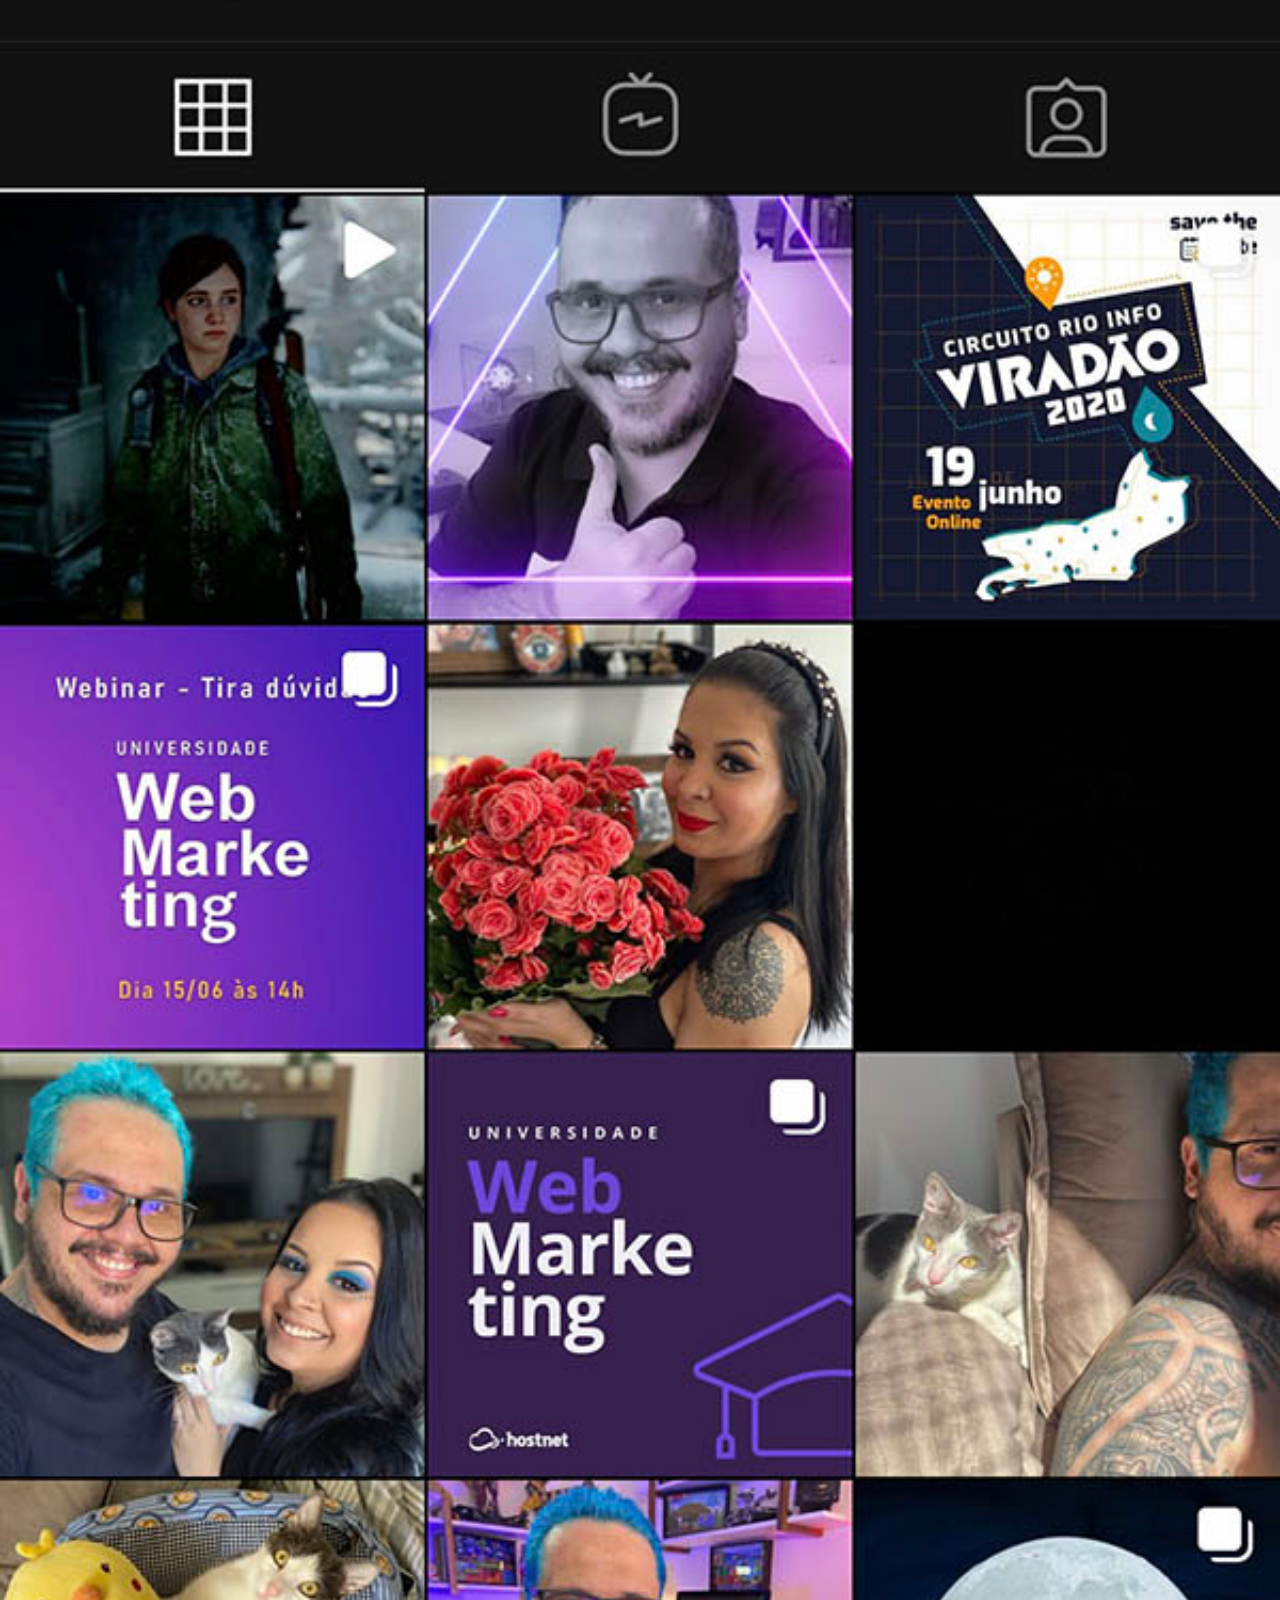
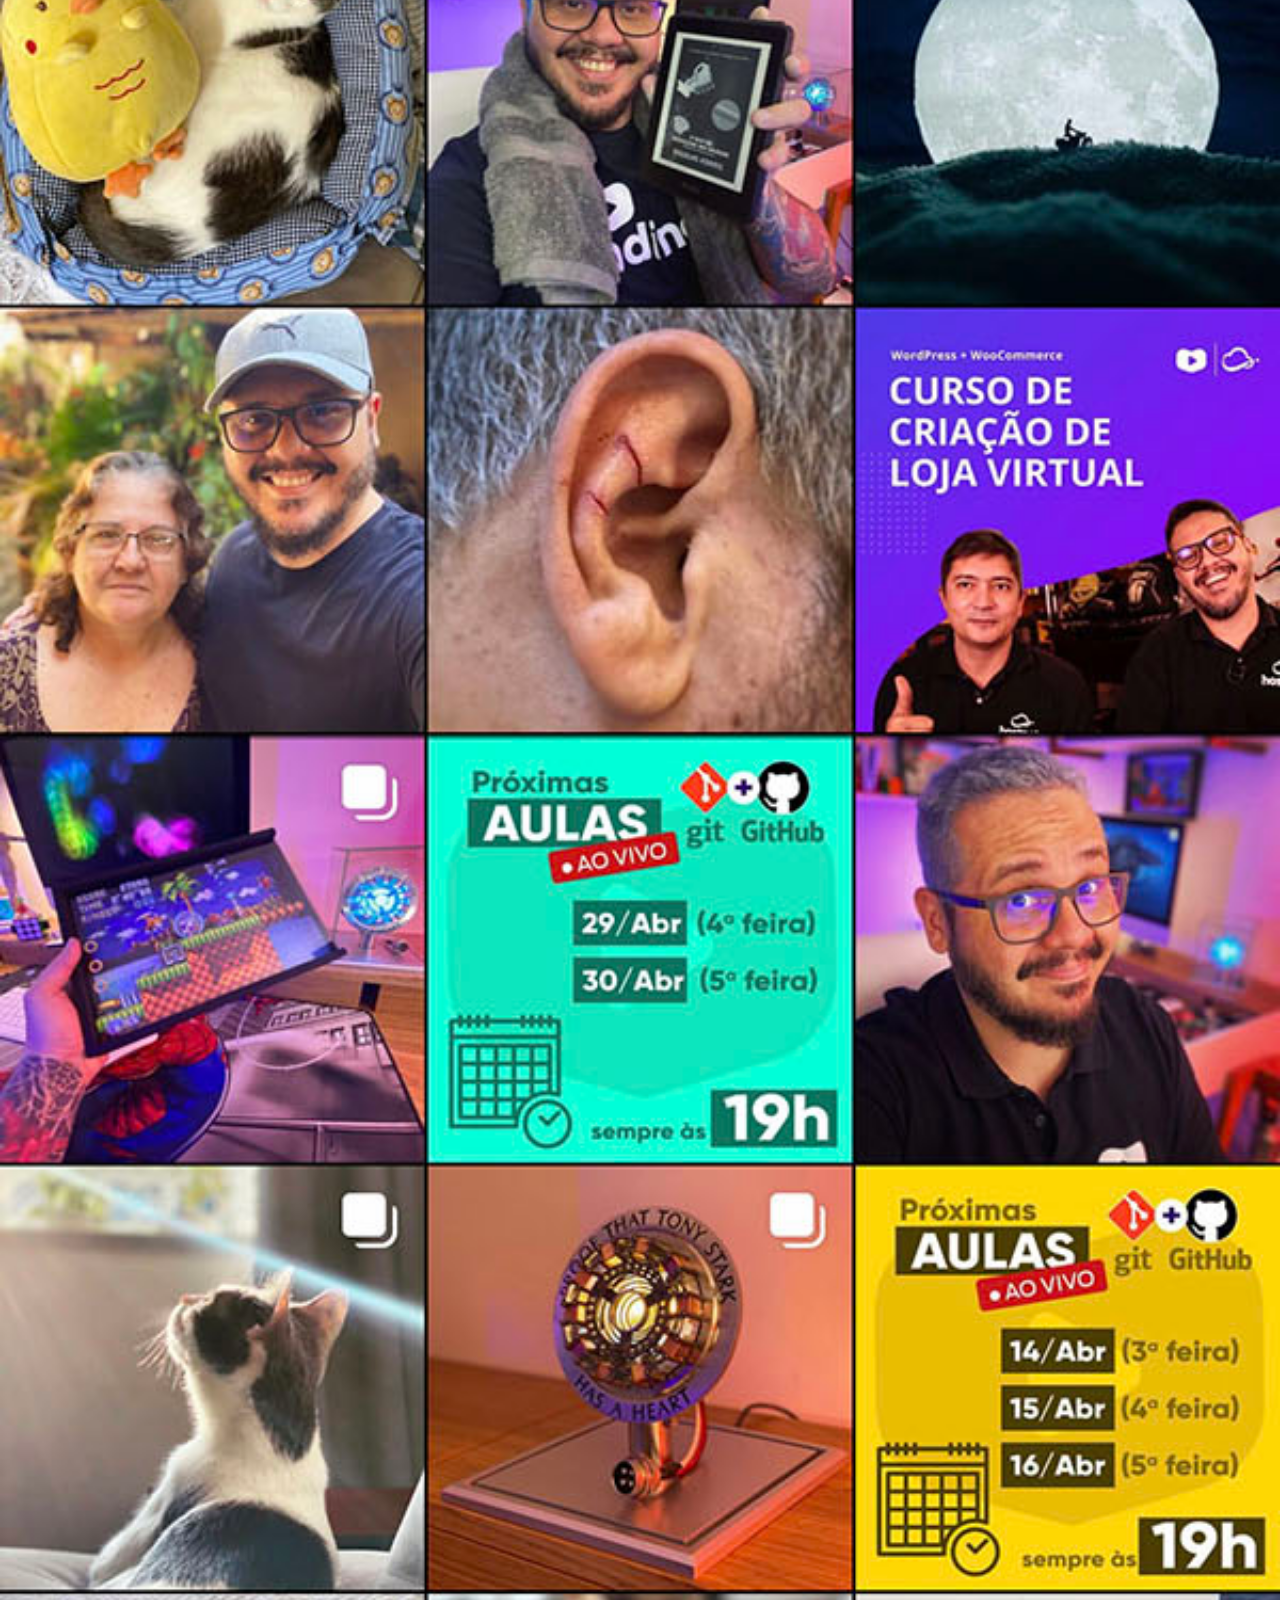
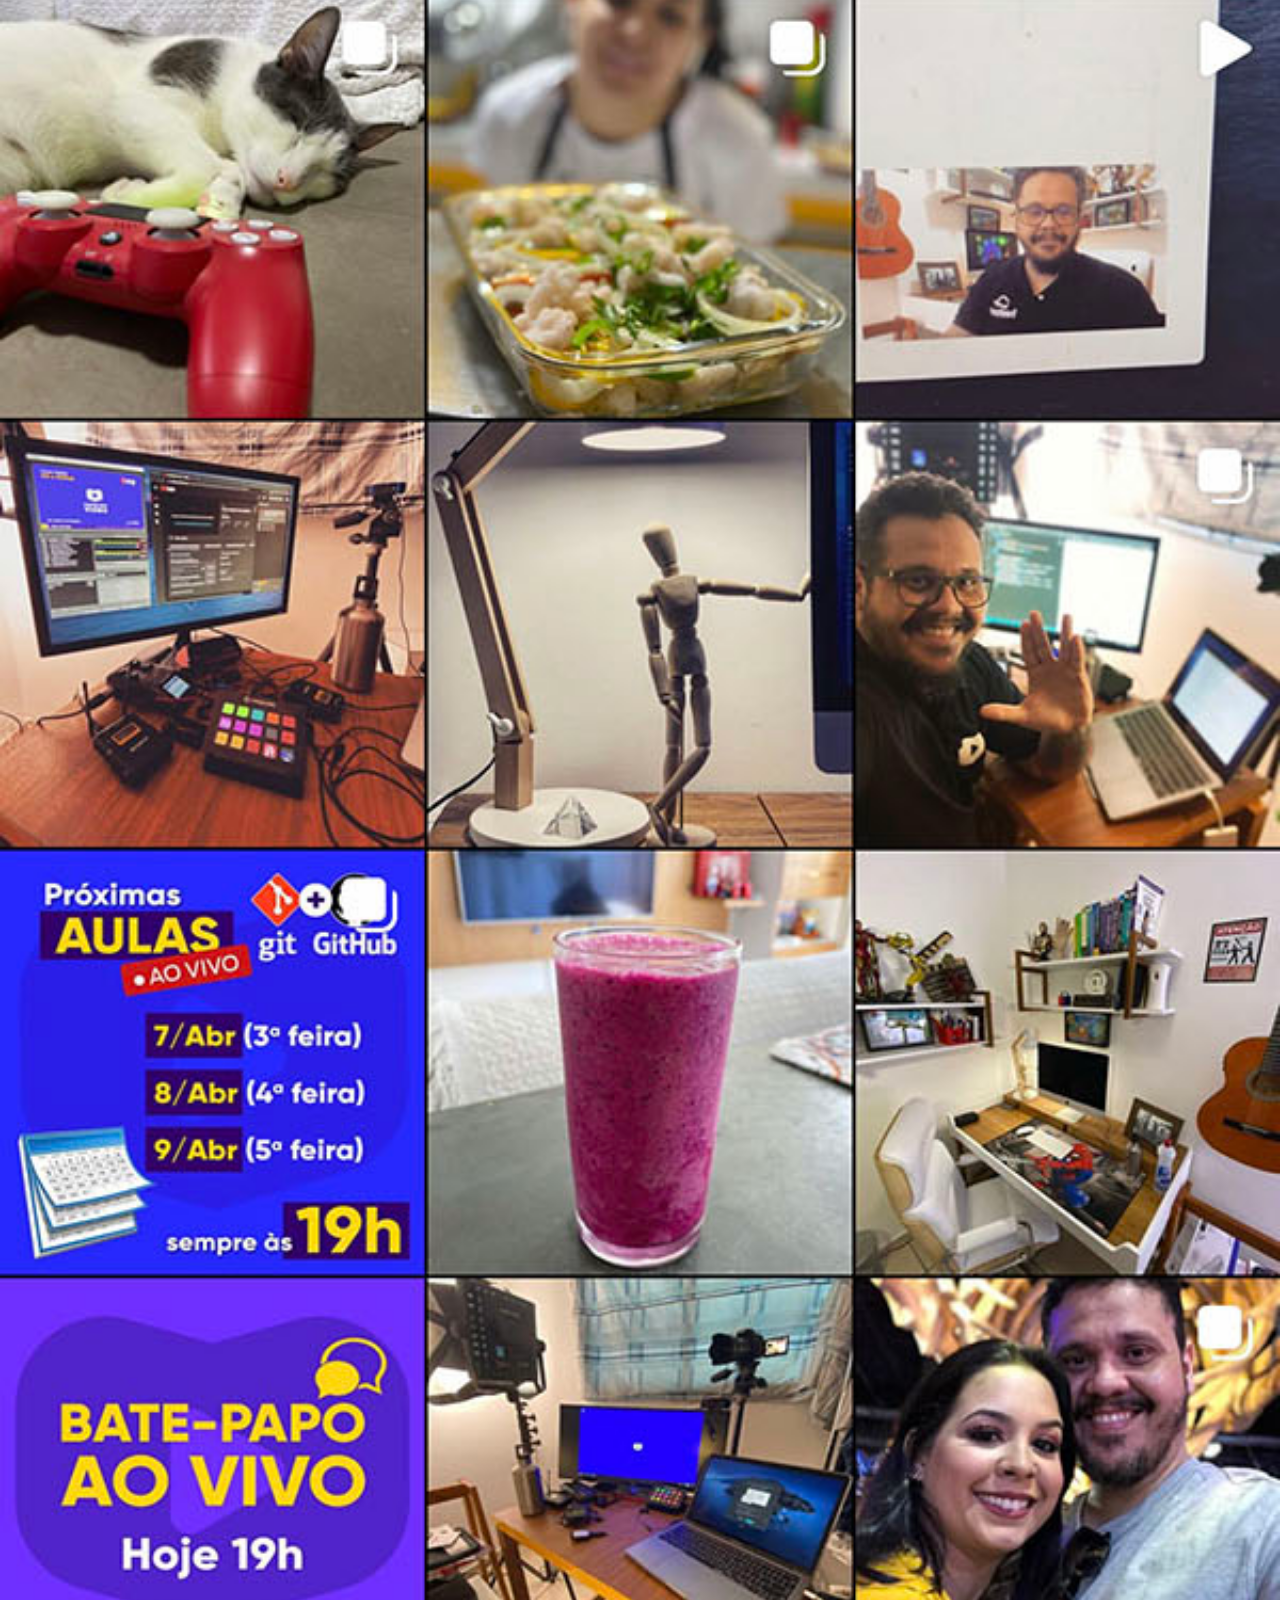
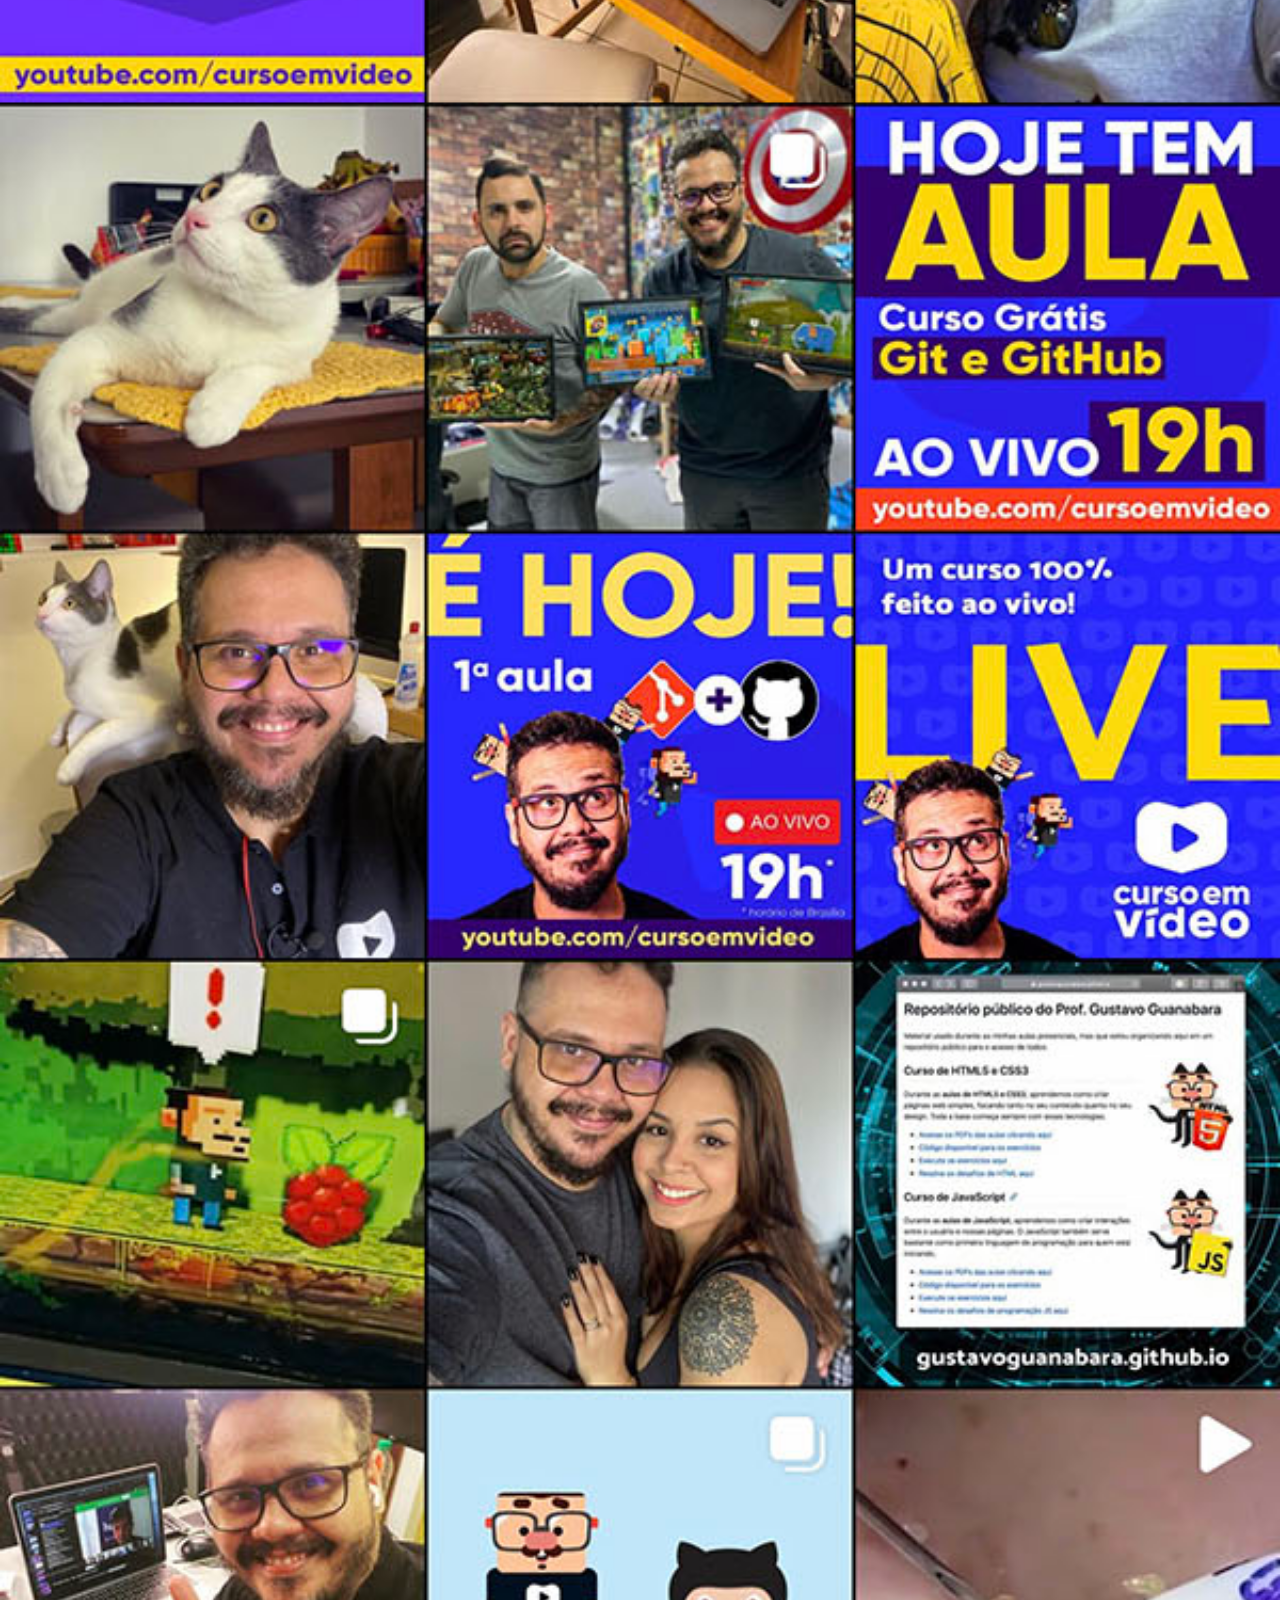
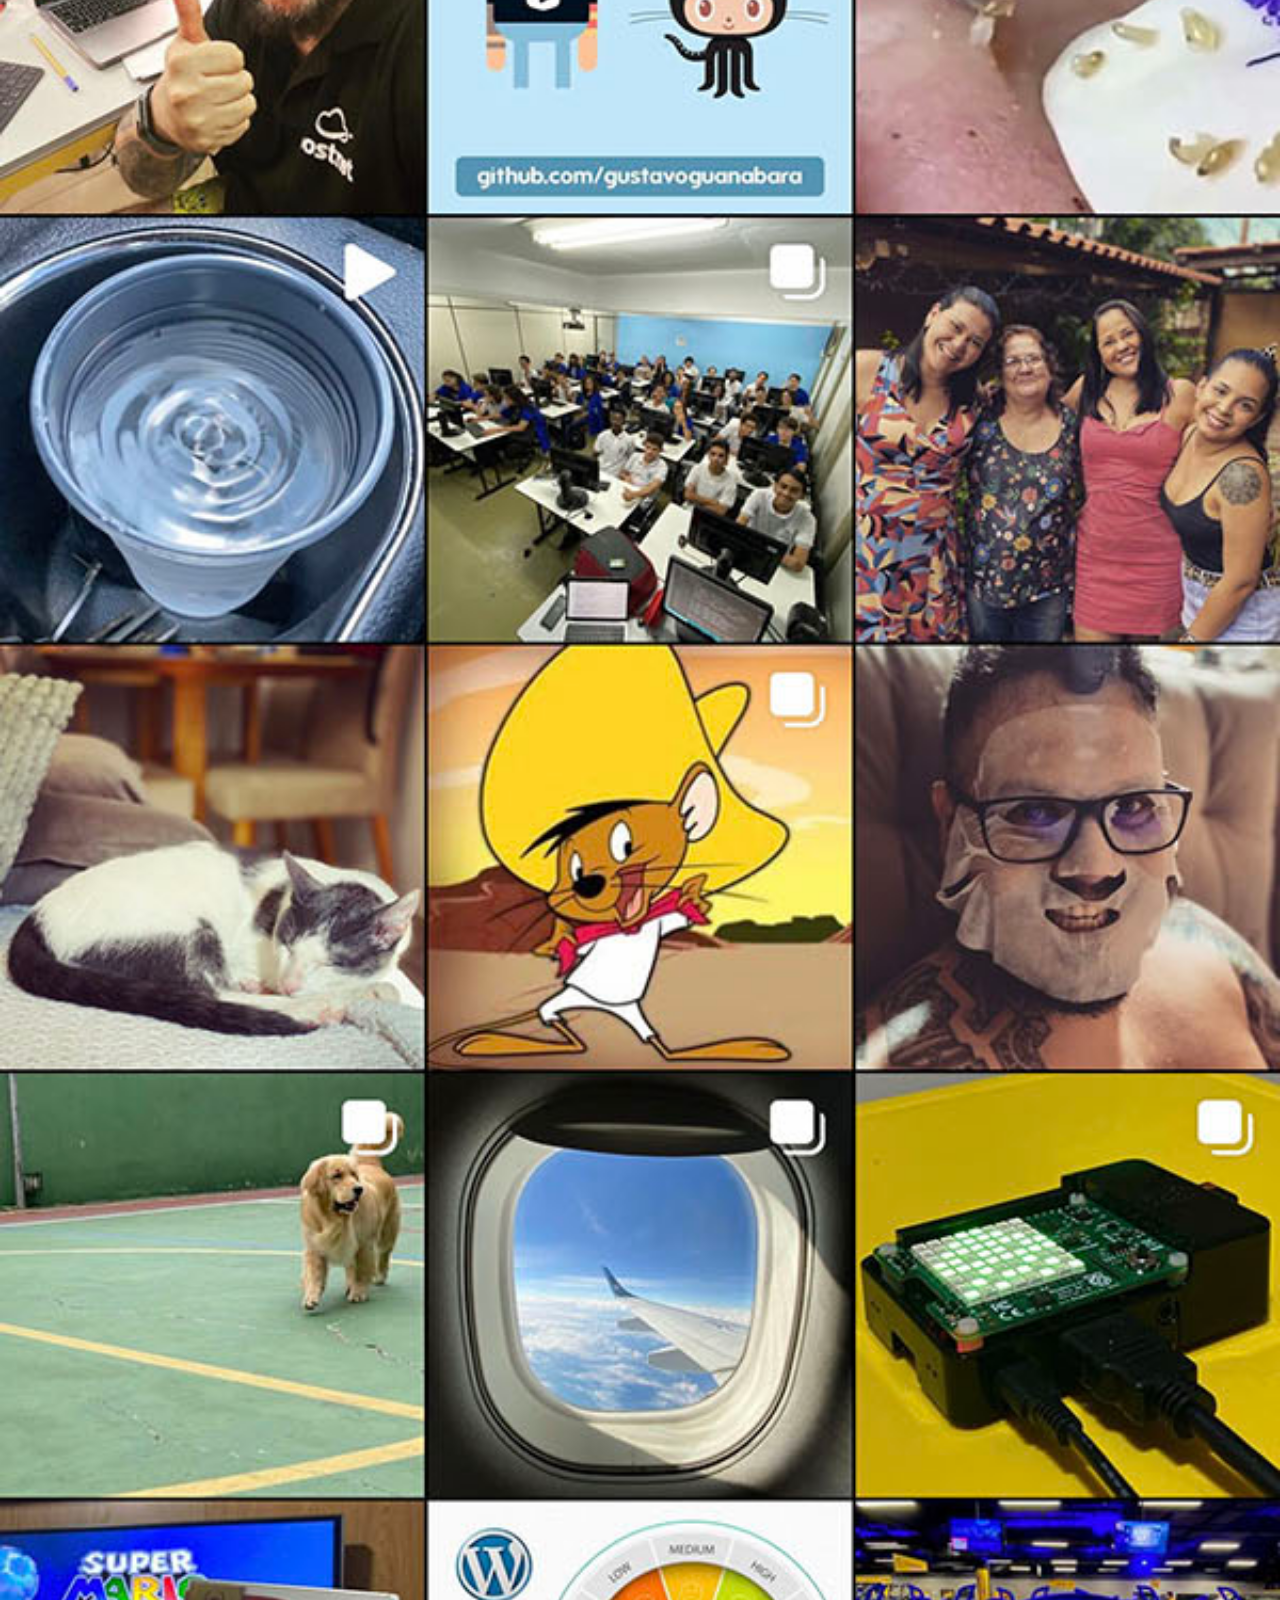
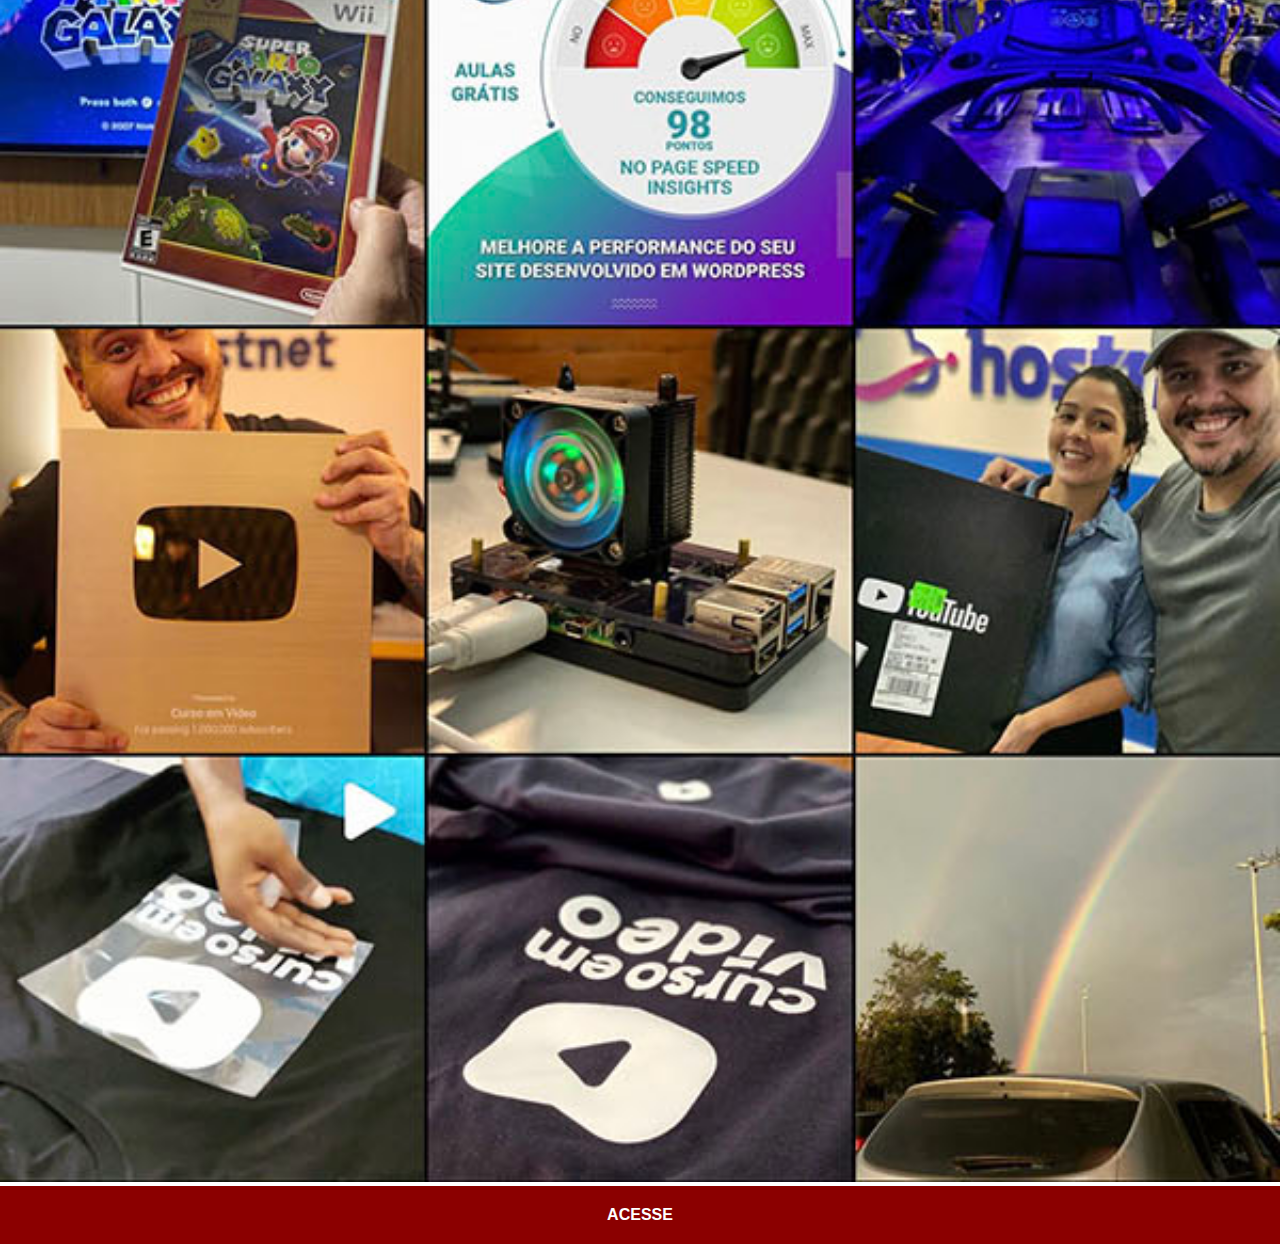
<file: desafio-social/instagram.html>
<!DOCTYPE html>
<html lang="pt-br">
<head>
    <meta charset="UTF-8">
    <meta name="viewport" content="width=device-width, initial-scale=1.0">
    <title>Instagram</title> 
    <link rel="stylesheet" href="estilos/social.css">
</head>

<body>
    <img src="imagens/tela-instagram.jpg" alt="Instagram">
    <a href="https://www.instagram.com/gustavoguanabara/" target="_blank">ACESSE</a>
</body>
</html>
</file>
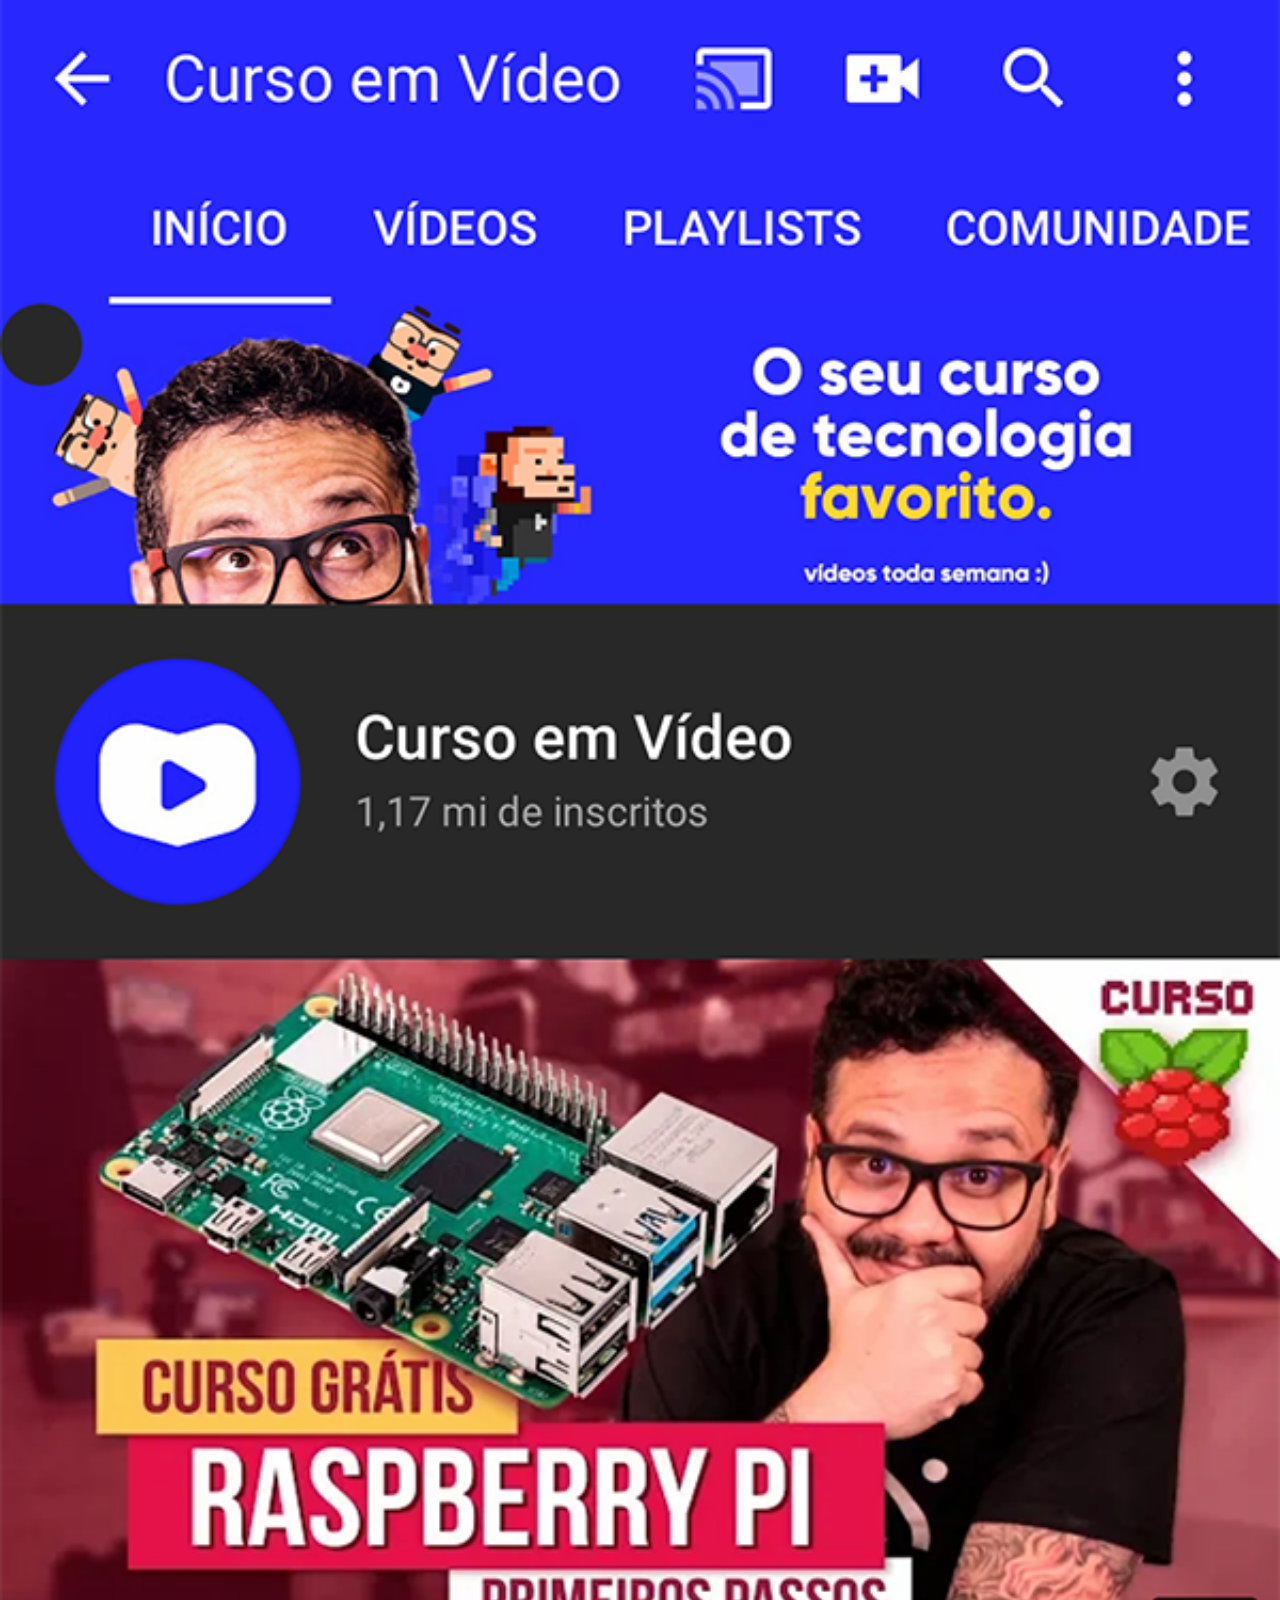
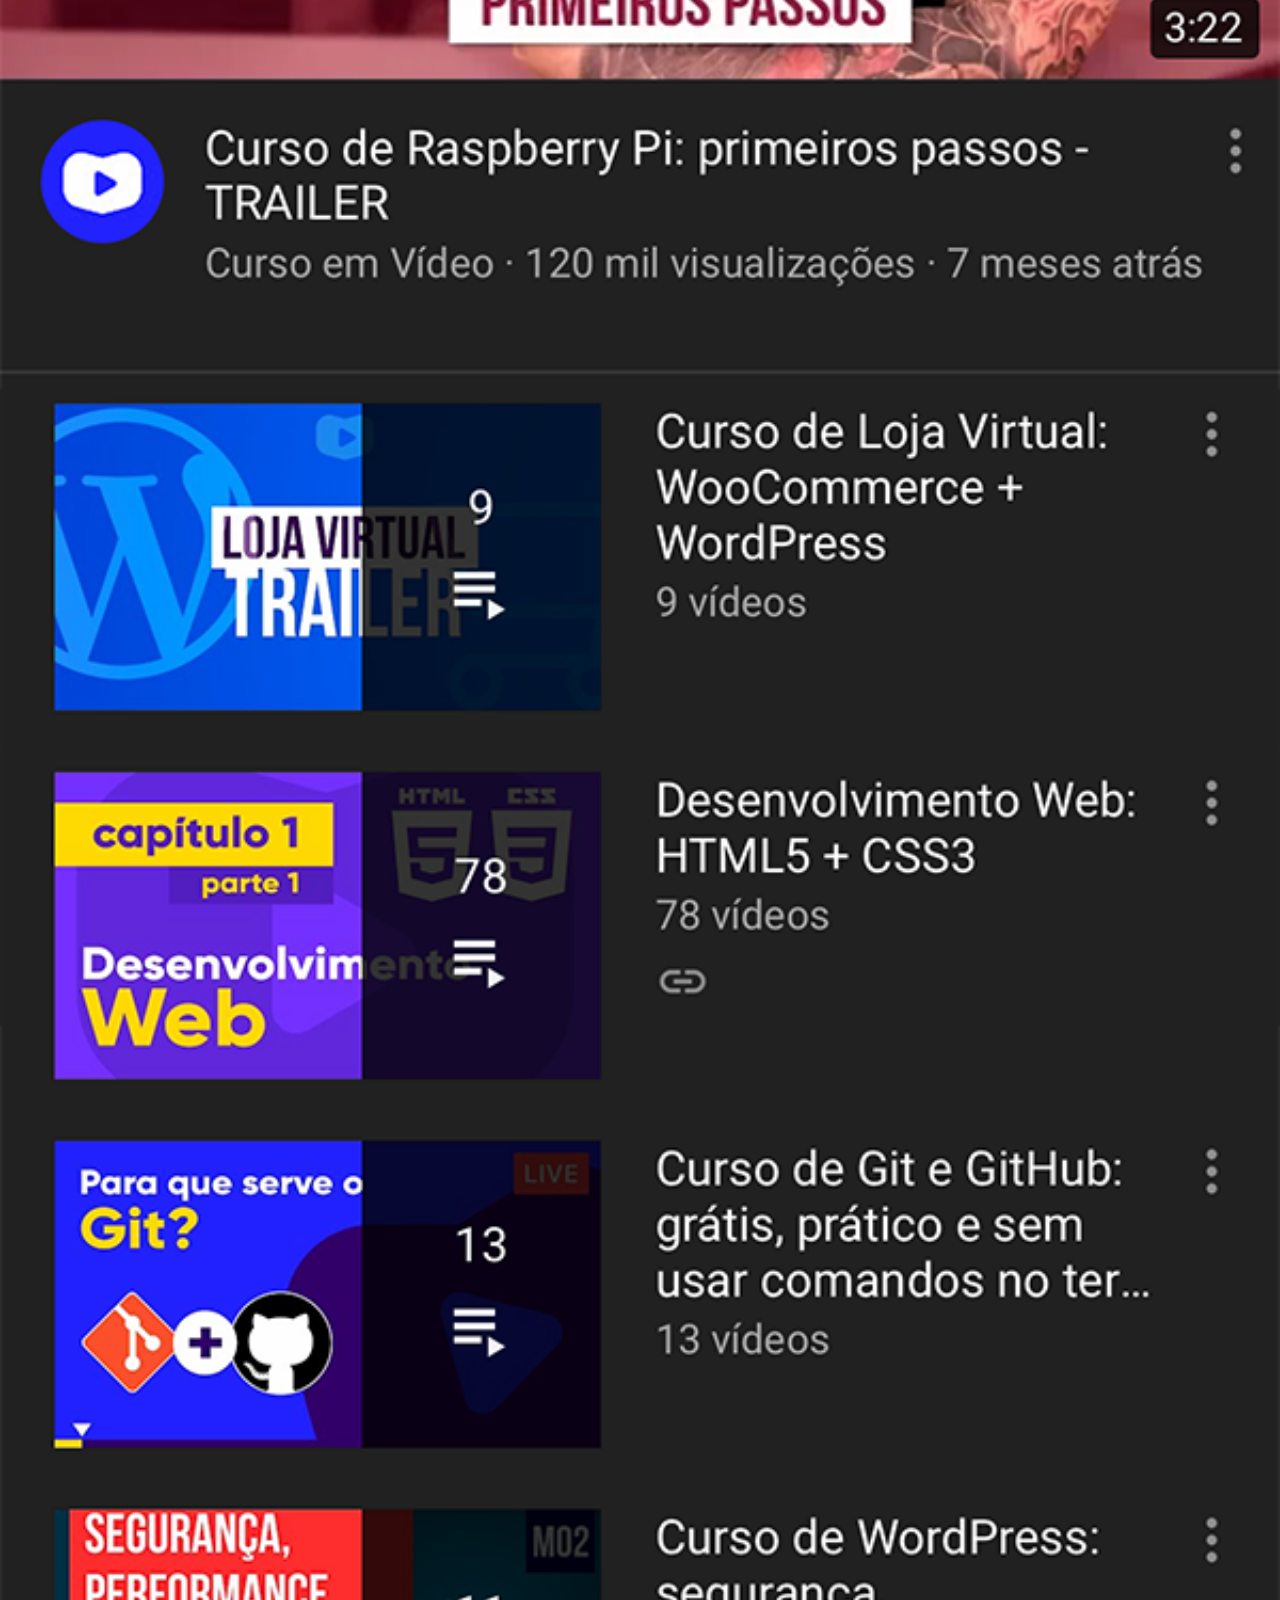
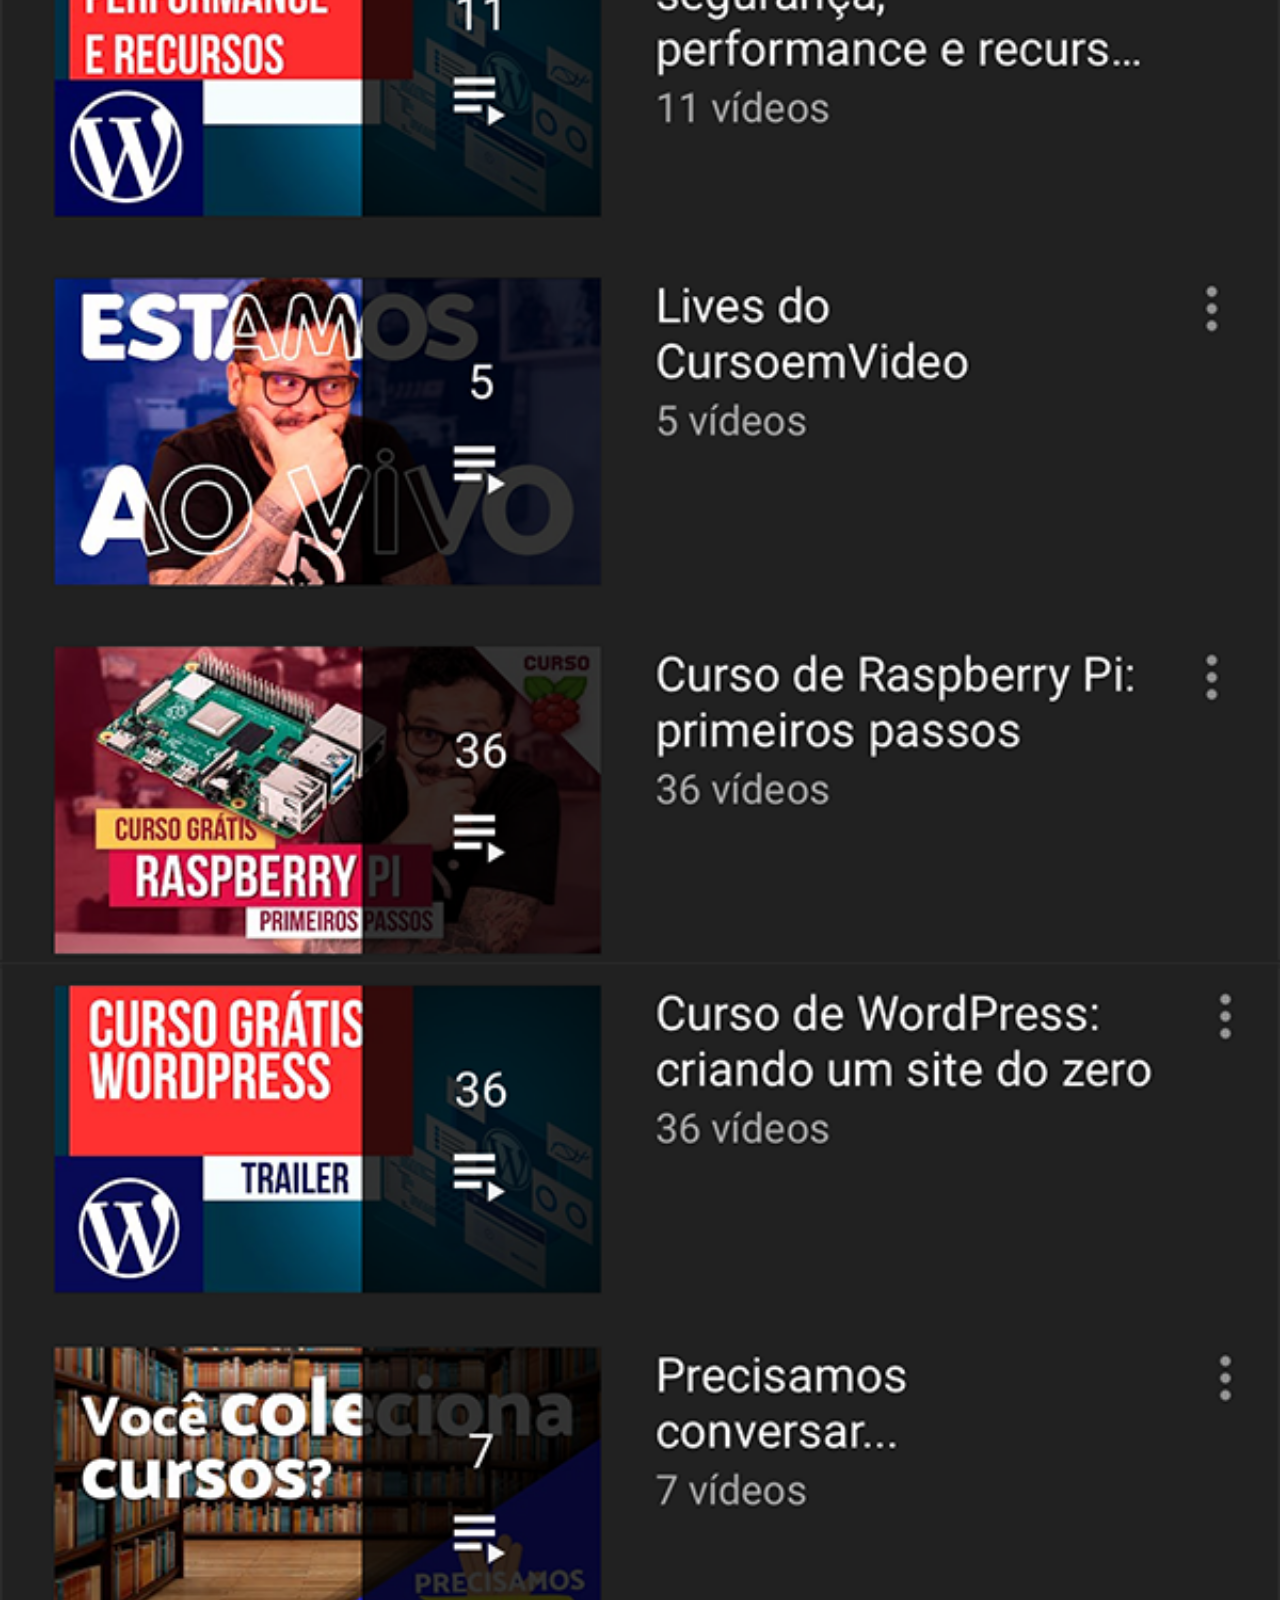
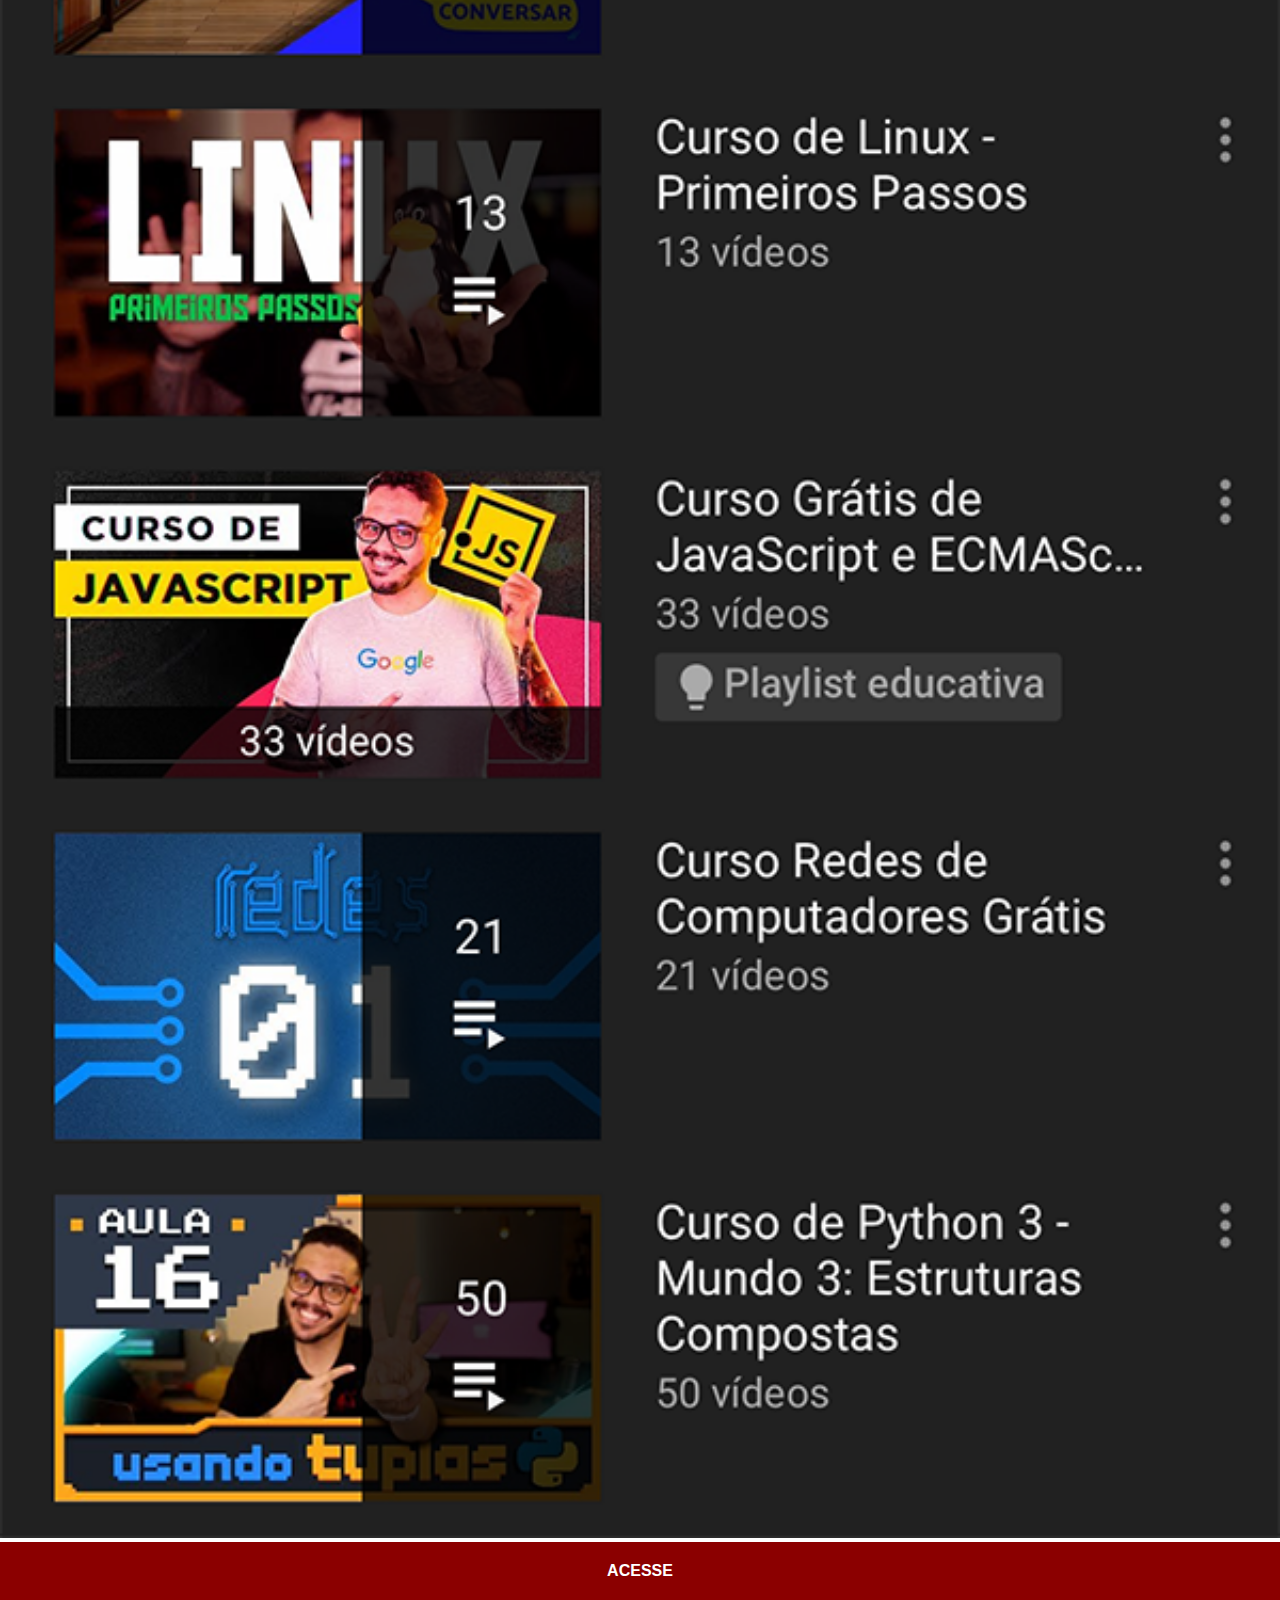
<file: desafio-social/youtube.html>
<!DOCTYPE html>
<html lang="pt-br">
<head>
    <meta charset="UTF-8">
    <meta name="viewport" content="width=device-width, initial-scale=1.0">
    <title>YouTube</title> 
    <link rel="stylesheet" href="estilos/social.css">
</head>

<body>
    <img src="imagens/tela-youtube.png" alt="YouTube">
    <a href="https://www.youtube.com/c/CursoemV%C3%ADdeo/playlists" target="_blank">ACESSE</a>
</body>
</html>
</file>
<file: desafio-cordel/estilo/style.css>
@charset "UTF-8";

@import url('https://fonts.googleapis.com/css2?family=Passion+One:wght@400;700;900&display=swap');

@import url('https://fonts.googleapis.com/css2?family=Sriracha&display=swap');

:root {
    --fonte1: Verdana, Geneva, Tahoma, sans-serif;
    --fonte2: 'Passion one', cursive;
    --fonte3: 'Sriracha', cursive;
}

* {
    margin: 0px;
    padding: 0px;
    font-size: 1em;
}

html, body {
    min-height: 100vh;
    background-color: darkgray;
    font-family: var(--fonte1);
}

header {
    background-color: black;
    color: white;
    text-align: center;
}

header > h1 {
    padding-top: 50px;
    font-variant: small-caps;
    font-family: var(--fonte2);
    font-size: 10vh;
}

header > p {
    padding-bottom: 50px;
}

a {
    color: white;
    text-decoration: none;
    font-weight: bolder;
}

a:hover {
    text-decoration: underline;
}

section {
    padding-top: 10vh;
    padding-bottom: 10vh;
    line-height: 2em;
    padding-left: 30px;
    font-family: var(--fonte3);
    font-size: 3.5vw;
}

section > p {
    padding-bottom: 2em;
}

section.normal {
    background-color: white;
    color: black;
}

section.imagem {
    background-color: rgb(51, 51, 51);
    color: white;
    box-shadow: inset 6px 6px 13px 0px rgba(0, 0, 0, 0.473);
    background-size: cover;
    background-attachment: fixed;
}

section.imagem > p {
    display: inline-block;
    padding: 5px;
    background-color: rgba(0, 0, 0, 0.514);
    text-shadow: 1px 1px 0px black;
}

section#img01 {
    background-image: url('../imagens/background001.jpg');
    background-position: right center;
}

section#img02 {
    background-image: url('../imagens/background002.jpg');
}

footer {
    background-color: black;
    color: white;
    text-align: center;
    padding: 10px;
}
</file>
<file: desafio-social/estilos/style.css>
@charset "UTF-8";

* {
    margin: 0px;
    padding: 0px;
    font-family: Arial, Helvetica, sans-serif;
}

html, body {
    height: 100vh;
    width: 100vw;
    background-color: black;
}

body {
    background: url('../imagens/fundo-madeira.jpg') no-repeat top center;
    background-size: cover;
    background-attachment: fixed;
}

main {
    position: relative;
    height: 100vh;   
}

section#telefone {
    position: absolute;
    top: 50%;
    left: 50%;
    transform: translate(-50%, -50%);

    height: 627px;
    width: 311px;
    background: url('../imagens/frame-iphone.png') no-repeat;
}

iframe#tela {
    position: relative;
    top: 80px;
    left:22px;
    width: 269px;
    height: 471px;
}

section#redes-sociais {
    text-align: right;
}

section#redes-sociais img {
    width: 50px;
    margin: 10px;
    border-radius: 50%;
    box-shadow: 2px 2px 5px rgba(0, 0, 0, 0.400);
    box-sizing: border-box;
}

section#redes-sociais img:hover {
    border: 2px solid rgba(255, 255, 255, 0.63);
    transform: translate(-3px, -3px);
    box-shadow: 5px 5px 10px rgba(0, 0, 0, 0.63);
    transition: 0.5s, border 0.5s;
}
</file>
<file: desafio-android/estilo/style.css>
@charset "UTF-8";

@import url('https://fonts.googleapis.com/css2?family=Bebas+Neue&display=swap');

@font-face {
    font-family:'Android';
    src: url('../fontes/idroid.otf') format('opentype');
    font-weight: normal;
}

:root {
    --cor0: #c5ebd6;
    --cor1: #83e1ad;
    --cor2: #3ddc84;
    --cor3: #2fa866;
    --cor4: #1a5c37;
    --cor5: #063d1e;

    --fonte-padrao: Arial, Verdana, Helvetica, sans-serif;
    --fonte-destaque: 'Bebas Neue', cursive;
    --fonte-android: 'Android', cursive;
}

* {
    margin: 0px;
    padding: 0px;
}

body {
    background-color: var(--cor0);
    font-family: var(--fonte-padrao);
}

a.externo::after {
    content:'\00A0\1F517';
}

header {
    background-image: linear-gradient(to bottom, var(--cor3), var(--cor5));
    min-height: 150px;
    text-align: center;
    padding-top: 40px;
}

header > h1 {
    color: white;
    font-family: var(--fonte-destaque);
    font-size: 3em;
    font-weight: normal;
    margin-bottom: 20px;
    text-shadow: 2px 2px 0px rgba(0, 0, 0, 0.267);
}

header > p {
    font-family: var(--fonte-padrao);
    font-size: 1.2em;
    color: white;
    max-width: 500px;
    padding-right: 10px;
    padding-left: 10px;
    margin: auto;
    padding-bottom: 50px;
    text-shadow: 2px 2px 0px rgba(0, 0, 0, 0.315);
}

nav {
    background-color: var(--cor5);
    padding: 10px;
    box-shadow: 0px 7px 9px rgba(0, 0, 0, 0.363);
}

nav > a {
    color: var(--cor1);
    padding: 10px;
    border-radius: 5px;
    text-decoration: none;
    font-weight: bold;
    transition-duration: .5s;
}

nav > a:hover {
    background-color: var(--cor3);
    color: var(--cor5);

}

main {
    min-width: 300px;
    max-width: 1000px;
    margin: auto;
    margin-bottom: 30px;
    padding: 20px;
    background-color: white;
    box-shadow: 0px 0px 10px rgba(0, 0, 0, 0.418);
    border-bottom-left-radius: 10px;
    border-bottom-right-radius: 10px;
}

main h1 {
    color: var(--cor5);
    font-family: var(--fonte-android);
    font-weight: normal;
    font-size: 1.8em;
}

main h2 {
    font-family: var(--fonte-android);
    color: var(--cor4);
    font-size: 1.3em;
    font-weight: normal;
    background-image: linear-gradient(to right, var(--cor1), transparent);
    text-indent: 8px;
}

main p {
    margin: 15px 0px;
    text-align: justify;
    text-indent: 30px;
    line-height: 2em;
    font-size: 1em;
}

main strong {
    color: var(--cor5);
    font-weight: bold;
}

main a {
    text-decoration: none;
    font-weight: bold;
    color: var(--cor5);
    background-color: var(--cor1);
    padding: 2px 6px;
}

main a:hover {
    text-decoration: underline;
    color: var(--cor4);
}

main img {
    width: 100%;
}

main img.pequena {
    max-width: 350px;
    display: block;
    margin: auto;
}

div.video {
    background-color: var(--cor5);
    margin: 0px -20px 30px -20px;
    padding: 20px;
    padding-bottom: 59%;
    position: relative;
}

div.video > iframe {
    position: absolute;
    top: 5%;
    left: 5%;
    width: 90%;
    height: 90%;
}

aside {
    background-color: var(--cor1);
    padding: 10px;
    border-radius: 10px;
}

aside > h3 {
    background-color: var(--cor4);
    color: white;
    padding: 10px;
    margin: -10px -10px 0px -10px;
    border-radius: 10px 10px 0px 0px;
    box-shadow: 3px 3px 8px rgba(0, 0, 0, 0.281);
}

aside > ul {
    list-style-type: '\2714\00A0\00A0'; /*não é compatível com todos os navegadores*/
    list-style-position: inside;
    columns: 2;
}

footer {
    background-color: var(--cor5);
    color: white;
    text-align: center;
    font-size: 0.8em;
    padding: 5px;
}

footer a {
    color: white;
    font-weight: bolder;
    text-decoration: none;
}

footer a:hover {
    text-decoration: underline;
    color: var(--cor1);
}
</file>
<file: desafio-social/estilos/social.css>
@charset "UTF-8";

* {
    margin: 0px;
    padding: 0px;
    font-family: Arial, Helvetica, sans-serif;
}

::-webkit-scrollbar {
    width: 0px;
    height: 0px;
}

img {
    width: 100vw;
}

a {
    display: block;
    background-color: darkred;
    color: white;
    padding: 20px;
    text-align: center;
    font-weight: bolder;
    text-decoration: none;
}

a:hover {
    background-color: red;
}
</file>
